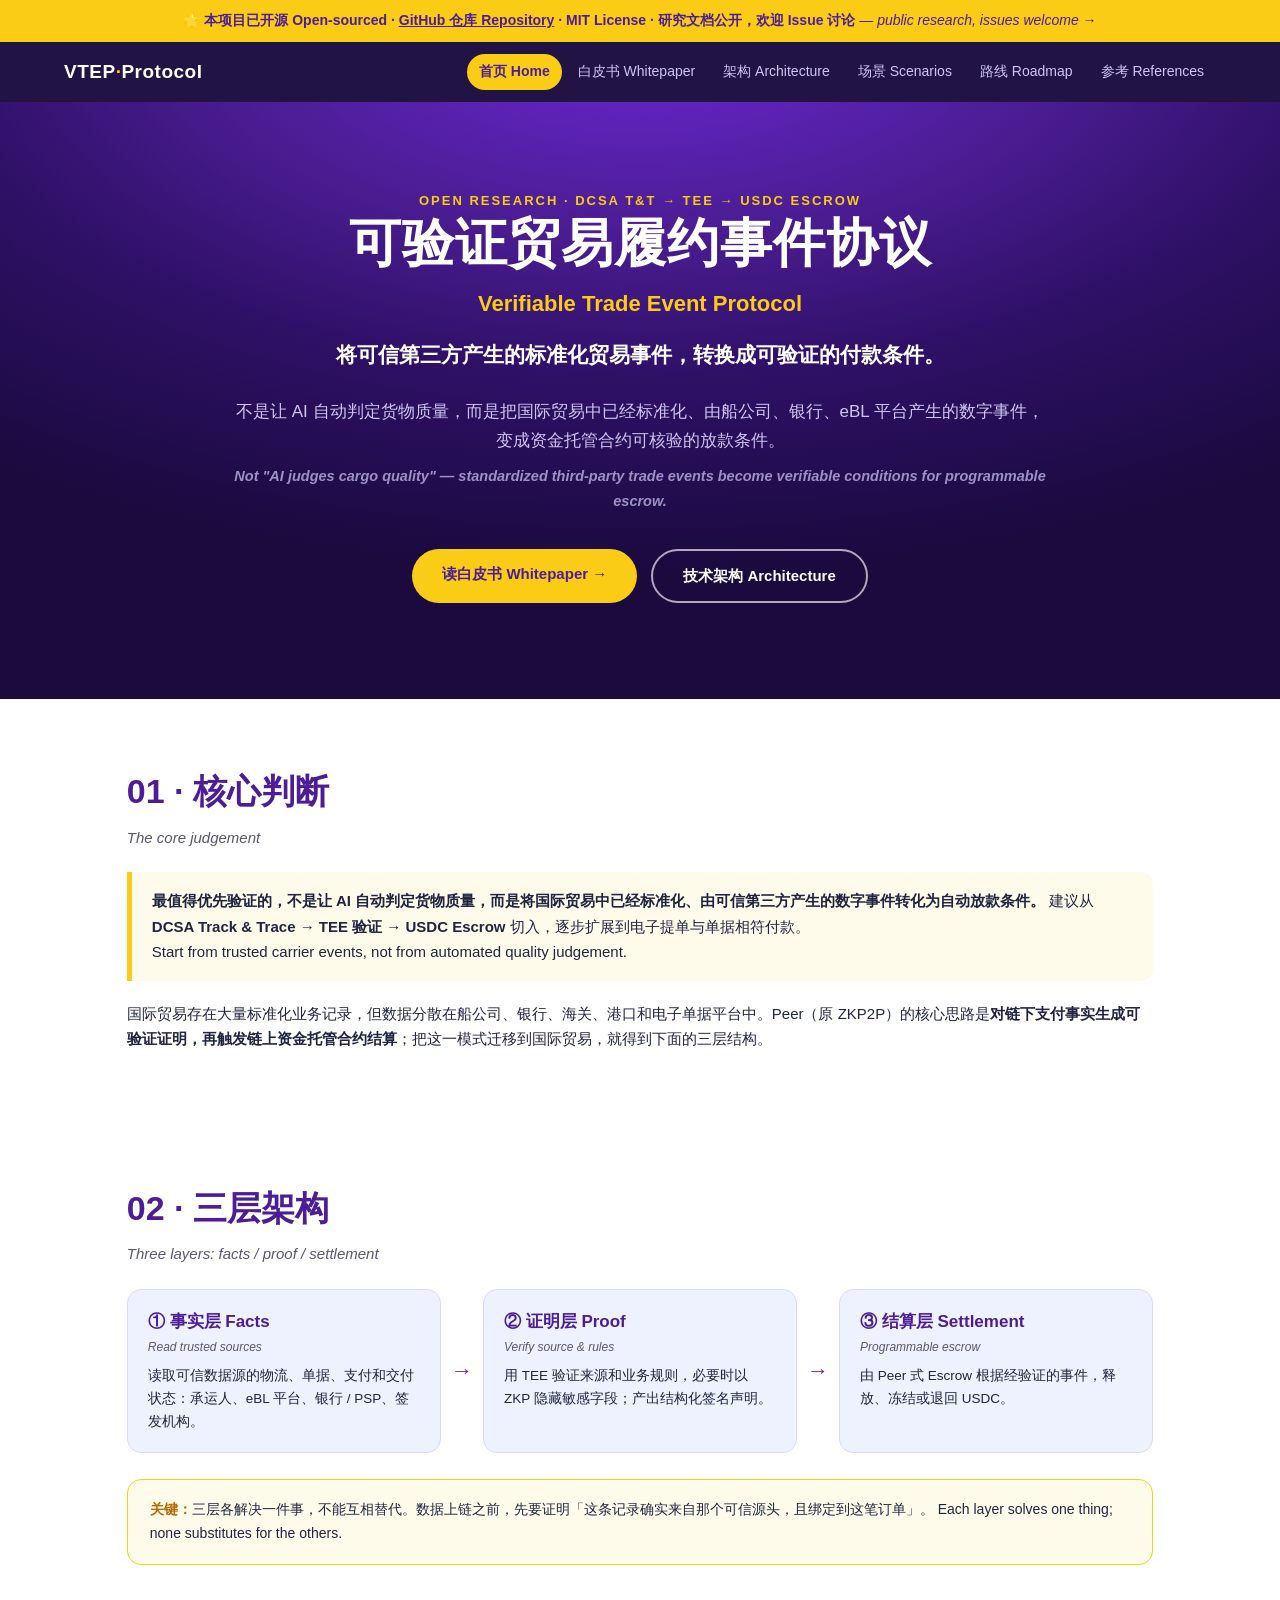
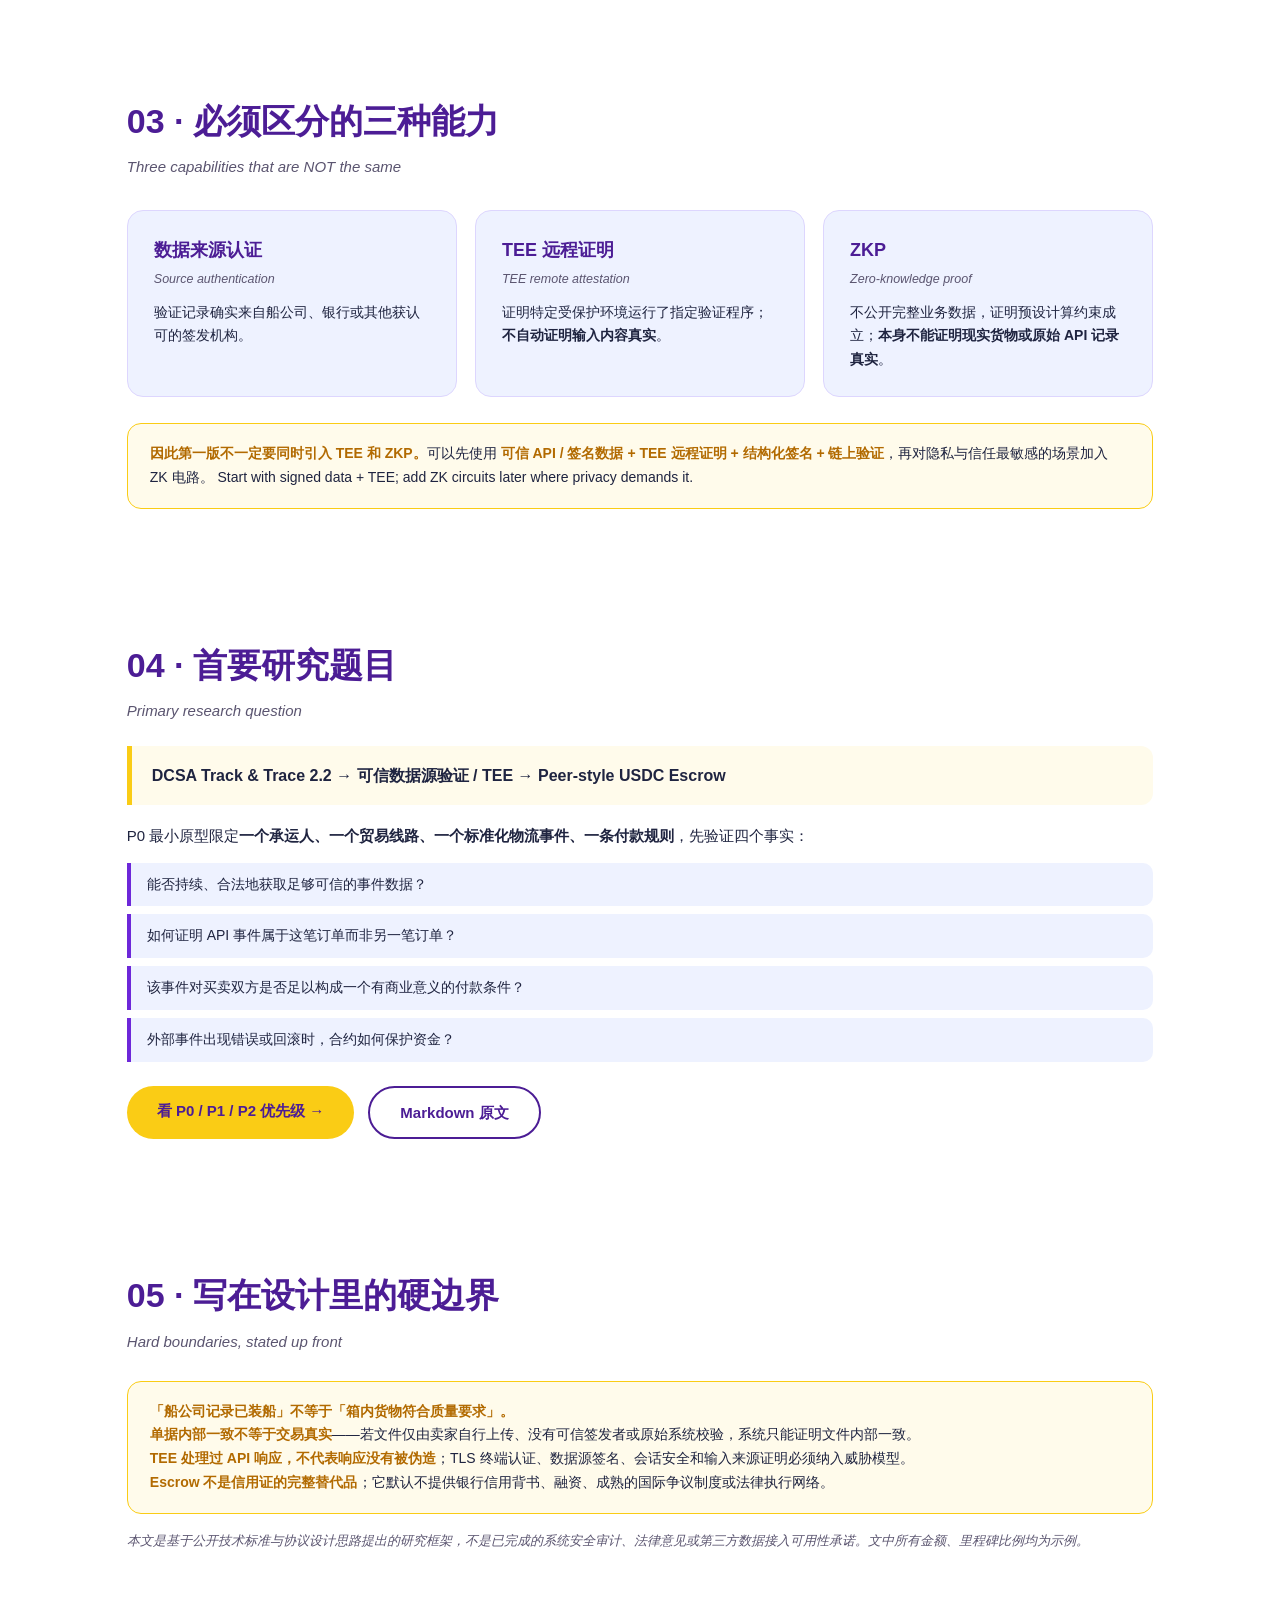
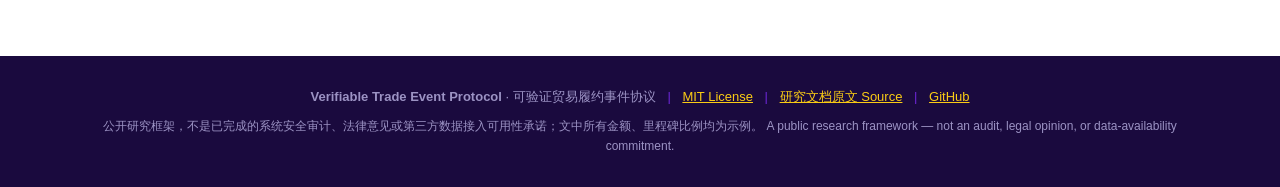
<file: index.html>
<!DOCTYPE html>
<html lang="zh-CN"><head><meta charset="UTF-8">
<meta name="viewport" content="width=device-width,initial-scale=1">
<title>首页 Home · Verifiable Trade Event Protocol</title>
<link rel="stylesheet" href="style.css"></head>
<body>
<div class="ossbar">🌟 本项目已开源 Open-sourced · <a href="https://github.com/sinyu1998-eng/verifiable-trade-events">GitHub 仓库 Repository</a> · MIT License · 研究文档公开，欢迎 Issue 讨论 <span class="en">— public research, issues welcome</span> →</div>
<header class="site">
  <a class="logo" href="index.html">VTEP<b>·</b>Protocol</a>
  <nav>
    <a class="on" href="index.html">首页 Home</a>
    <a class="" href="whitepaper.html">白皮书 Whitepaper</a>
    <a class="" href="architecture.html">架构 Architecture</a>
    <a class="" href="scenarios.html">场景 Scenarios</a>
    <a class="" href="roadmap.html">路线 Roadmap</a>
    <a class="" href="peer.html">参考 References</a>
  </nav>
</header>

<div class="hero">
  <div class="kicker">Open Research · DCSA T&amp;T → TEE → USDC Escrow</div>
  <h1>可验证贸易履约事件协议</h1>
  <div class="en">Verifiable Trade Event Protocol</div>
  <div class="tagline">将可信第三方产生的标准化贸易事件，转换成可验证的付款条件。</div>
  <p>不是让 AI 自动判定货物质量，而是把国际贸易中已经标准化、由船公司、银行、eBL 平台产生的数字事件，变成资金托管合约可核验的放款条件。</p>
  <p class="en">Not "AI judges cargo quality" — standardized third-party trade events become verifiable conditions for programmable escrow.</p>
  <div class="btns">
    <a class="btn gold" href="whitepaper.html">读白皮书 Whitepaper →</a>
    <a class="btn ghost" href="architecture.html">技术架构 Architecture</a>
  </div>
</div>

<section>
  <h2>01 · 核心判断<span class="en">The core judgement</span></h2>
  <div class="callout" style="font-size:15px"><b>最值得优先验证的，不是让 AI 自动判定货物质量，而是将国际贸易中已经标准化、由可信第三方产生的数字事件转化为自动放款条件。</b> 建议从 <b>DCSA Track &amp; Trace → TEE 验证 → USDC Escrow</b> 切入，逐步扩展到电子提单与单据相符付款。<br><span class="en">Start from trusted carrier events, not from automated quality judgement.</span></div>
  <p style="margin-top:20px;font-size:15px">国际贸易存在大量标准化业务记录，但数据分散在船公司、银行、海关、港口和电子单据平台中。Peer（原 ZKP2P）的核心思路是<b>对链下支付事实生成可验证证明，再触发链上资金托管合约结算</b>；把这一模式迁移到国际贸易，就得到下面的三层结构。</p>
</section>

<section>
  <h2>02 · 三层架构<span class="en">Three layers: facts / proof / settlement</span></h2>
  <div class="chain">
    <div class="node"><b>① 事实层 Facts</b><div class="en">Read trusted sources</div><p>读取可信数据源的物流、单据、支付和交付状态：承运人、eBL 平台、银行 / PSP、签发机构。</p></div>
    <div class="arrow">→</div>
    <div class="node"><b>② 证明层 Proof</b><div class="en">Verify source &amp; rules</div><p>用 TEE 验证来源和业务规则，必要时以 ZKP 隐藏敏感字段；产出结构化签名声明。</p></div>
    <div class="arrow">→</div>
    <div class="node"><b>③ 结算层 Settlement</b><div class="en">Programmable escrow</div><p>由 Peer 式 Escrow 根据经验证的事件，释放、冻结或退回 USDC。</p></div>
  </div>
  <div class="warn"><b>关键：</b>三层各解决一件事，不能互相替代。数据上链之前，先要证明「这条记录确实来自那个可信源头，且绑定到这笔订单」。<span class="en"> Each layer solves one thing; none substitutes for the others.</span></div>
</section>

<section>
  <h2>03 · 必须区分的三种能力<span class="en">Three capabilities that are NOT the same</span></h2>
  <div class="grid g3">
    <div class="card"><h3>数据来源认证</h3><div class="en">Source authentication</div><p>验证记录确实来自船公司、银行或其他获认可的签发机构。</p></div>
    <div class="card"><h3>TEE 远程证明</h3><div class="en">TEE remote attestation</div><p>证明特定受保护环境运行了指定验证程序；<b>不自动证明输入内容真实</b>。</p></div>
    <div class="card"><h3>ZKP</h3><div class="en">Zero-knowledge proof</div><p>不公开完整业务数据，证明预设计算约束成立；<b>本身不能证明现实货物或原始 API 记录真实</b>。</p></div>
  </div>
  <div class="warn"><b>因此第一版不一定要同时引入 TEE 和 ZKP。</b>可以先使用 <b>可信 API / 签名数据 + TEE 远程证明 + 结构化签名 + 链上验证</b>，再对隐私与信任最敏感的场景加入 ZK 电路。<span class="en"> Start with signed data + TEE; add ZK circuits later where privacy demands it.</span></div>
</section>

<section>
  <h2>04 · 首要研究题目<span class="en">Primary research question</span></h2>
  <div class="callout" style="font-size:16px"><b>DCSA Track &amp; Trace 2.2 → 可信数据源验证 / TEE → Peer-style USDC Escrow</b></div>
  <p style="margin-top:18px;font-size:15px">P0 最小原型限定<b>一个承运人、一个贸易线路、一个标准化物流事件、一条付款规则</b>，先验证四个事实：</p>
  <ol class="flowlist" style="margin-top:14px">
    <li>能否持续、合法地获取足够可信的事件数据？</li>
    <li>如何证明 API 事件属于这笔订单而非另一笔订单？</li>
    <li>该事件对买卖双方是否足以构成一个有商业意义的付款条件？</li>
    <li>外部事件出现错误或回滚时，合约如何保护资金？</li>
  </ol>
  <div class="btns" style="justify-content:flex-start;margin-top:24px">
    <a class="btn gold" href="roadmap.html">看 P0 / P1 / P2 优先级 →</a>
    <a class="btn ghost" href="docs/RESEARCH.md" style="color:var(--purple);border-color:var(--purple)">Markdown 原文</a>
  </div>
</section>

<section>
  <h2>05 · 写在设计里的硬边界<span class="en">Hard boundaries, stated up front</span></h2>
  <div class="warn">
    <b>「船公司记录已装船」不等于「箱内货物符合质量要求」。</b><br>
    <b>单据内部一致不等于交易真实</b>——若文件仅由卖家自行上传、没有可信签发者或原始系统校验，系统只能证明文件内部一致。<br>
    <b>TEE 处理过 API 响应，不代表响应没有被伪造</b>；TLS 终端认证、数据源签名、会话安全和输入来源证明必须纳入威胁模型。<br>
    <b>Escrow 不是信用证的完整替代品</b>；它默认不提供银行信用背书、融资、成熟的国际争议制度或法律执行网络。
  </div>
  <p class="note-en" style="margin-top:16px">本文是基于公开技术标准与协议设计思路提出的研究框架，不是已完成的系统安全审计、法律意见或第三方数据接入可用性承诺。文中所有金额、里程碑比例均为示例。</p>
</section>

<footer class="site">
  <div><b>Verifiable Trade Event Protocol</b> · 可验证贸易履约事件协议 <span class="sep">|</span> <a href="LICENSE">MIT License</a> <span class="sep">|</span> <a href="docs/RESEARCH.md">研究文档原文 Source</a> <span class="sep">|</span> <a href="https://github.com/sinyu1998-eng/verifiable-trade-events">GitHub</a></div>
  <div style="margin-top:8px;font-size:12px">公开研究框架，不是已完成的系统安全审计、法律意见或第三方数据接入可用性承诺；文中所有金额、里程碑比例均为示例。<span class="en"> A public research framework — not an audit, legal opinion, or data-availability commitment.</span></div>
</footer>
</body></html>
</file>
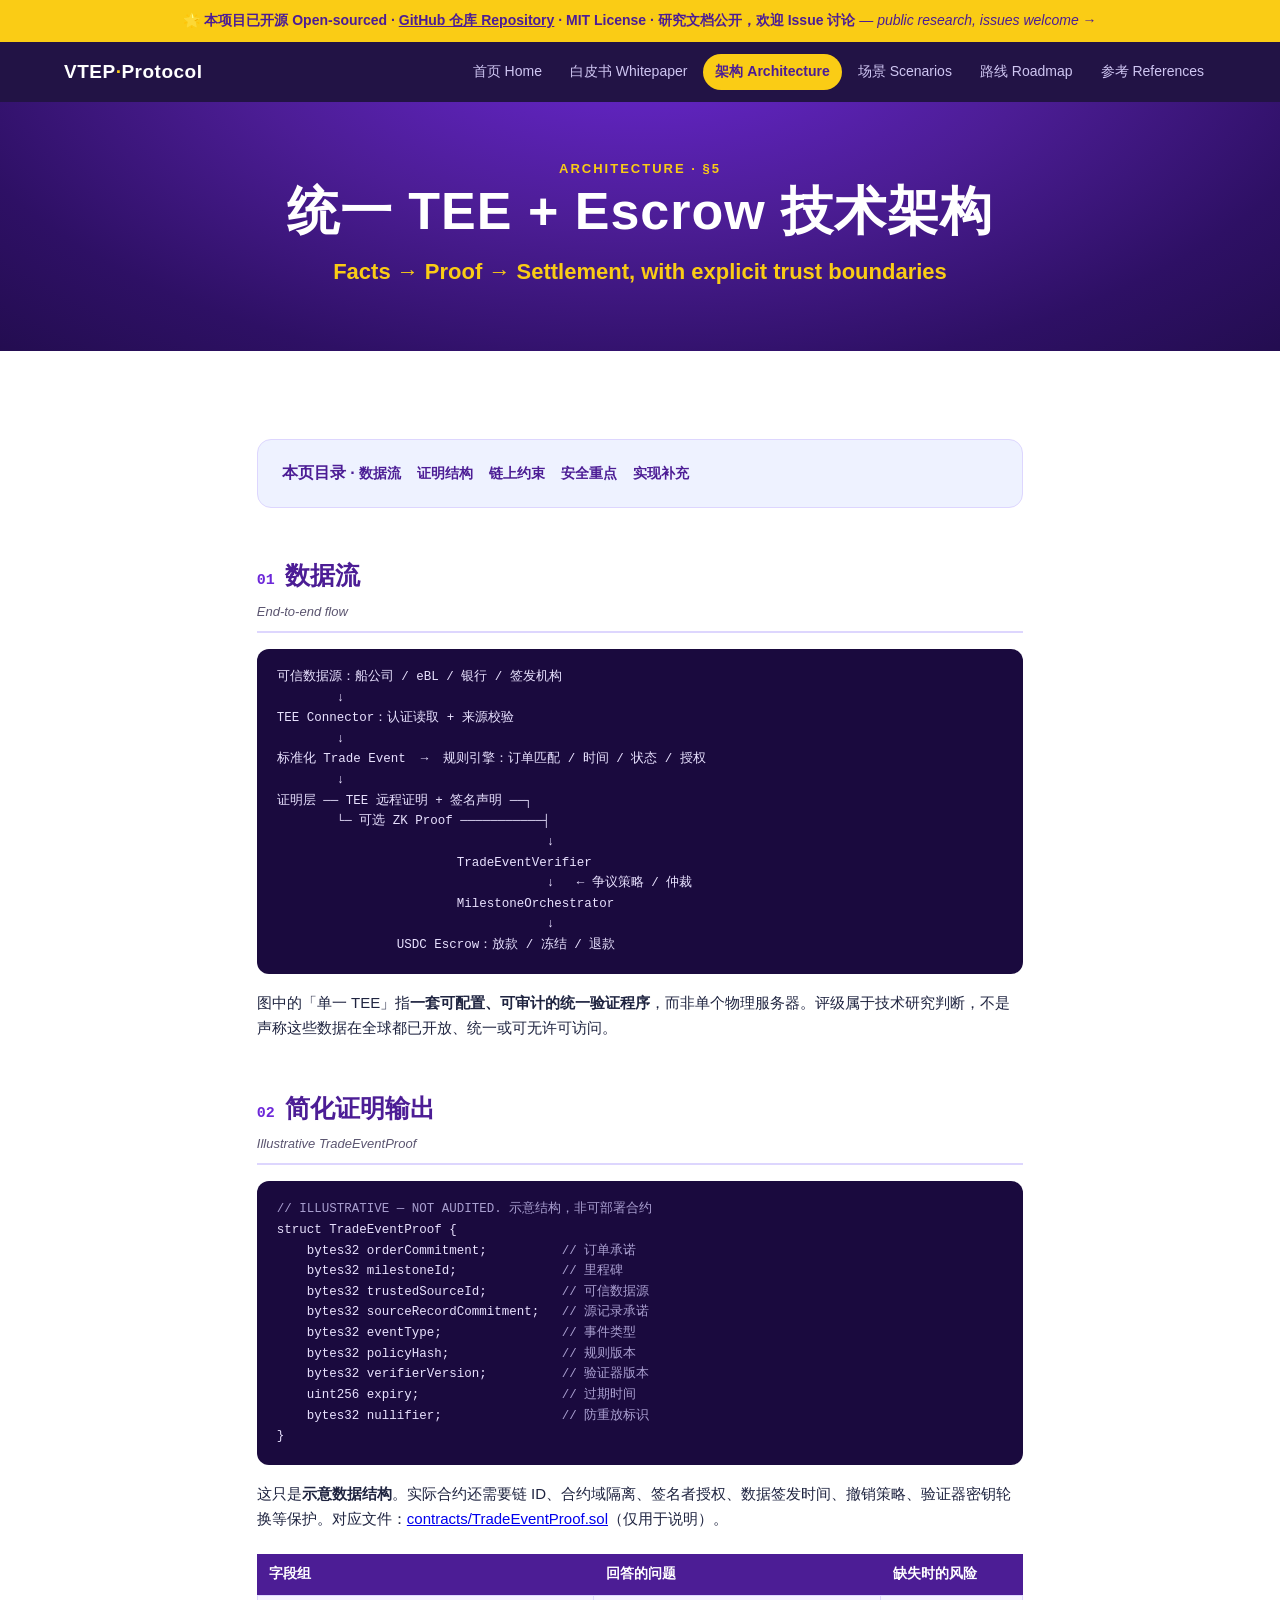
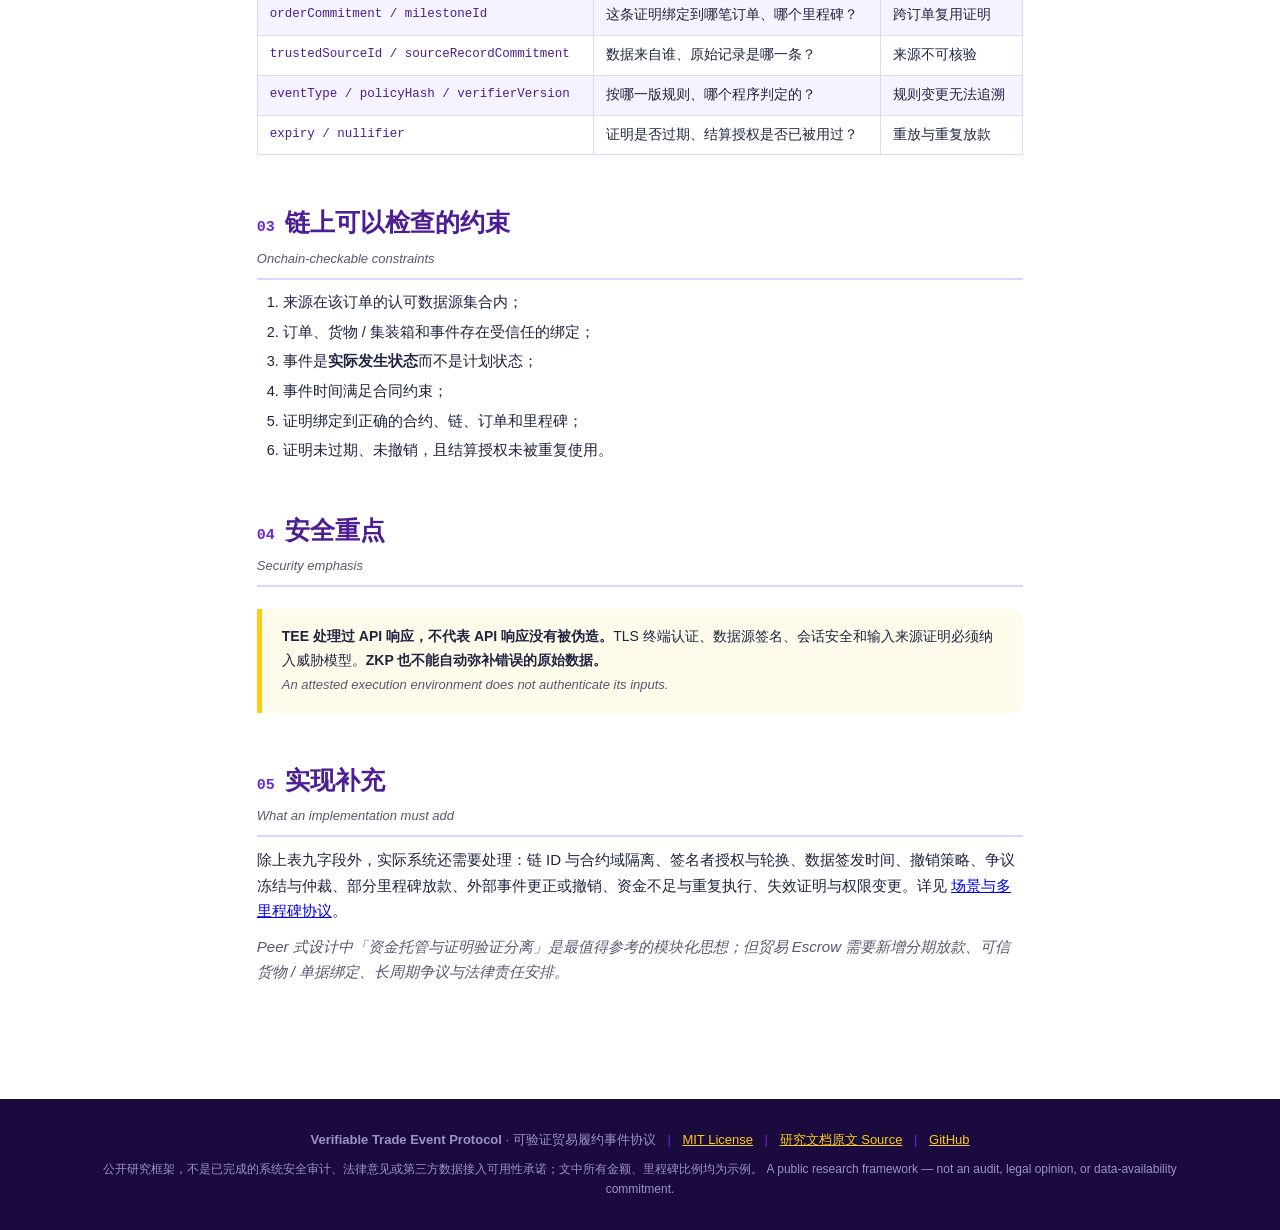
<file: architecture.html>
<!DOCTYPE html>
<html lang="zh-CN"><head><meta charset="UTF-8">
<meta name="viewport" content="width=device-width,initial-scale=1">
<title>架构 Architecture · Verifiable Trade Event Protocol</title>
<link rel="stylesheet" href="style.css"></head>
<body>
<div class="ossbar">🌟 本项目已开源 Open-sourced · <a href="https://github.com/sinyu1998-eng/verifiable-trade-events">GitHub 仓库 Repository</a> · MIT License · 研究文档公开，欢迎 Issue 讨论 <span class="en">— public research, issues welcome</span> →</div>
<header class="site">
  <a class="logo" href="index.html">VTEP<b>·</b>Protocol</a>
  <nav>
    <a class="" href="index.html">首页 Home</a>
    <a class="" href="whitepaper.html">白皮书 Whitepaper</a>
    <a class="on" href="architecture.html">架构 Architecture</a>
    <a class="" href="scenarios.html">场景 Scenarios</a>
    <a class="" href="roadmap.html">路线 Roadmap</a>
    <a class="" href="peer.html">参考 References</a>
  </nav>
</header>

<div class="hero" style="padding:56px 6vw 60px">
  <div class="kicker">Architecture · §5</div>
  <h1>统一 TEE + Escrow 技术架构</h1>
  <div class="en">Facts → Proof → Settlement, with explicit trust boundaries</div>
</div>
<section class="doc">
  <div class="toc"><b style="color:var(--purple)">本页目录 · </b>
    <a href="#flow">数据流</a><a href="#proof">证明结构</a><a href="#checks">链上约束</a><a href="#sec">安全重点</a><a href="#extra">实现补充</a>
  </div>

  <h2 id="flow"><span class="num">01</span>数据流<span class="en">End-to-end flow</span></h2>
  <pre>可信数据源：船公司 / eBL / 银行 / 签发机构
        ↓
TEE Connector：认证读取 + 来源校验
        ↓
标准化 Trade Event  →  规则引擎：订单匹配 / 时间 / 状态 / 授权
        ↓
证明层 ── TEE 远程证明 + 签名声明 ──┐
        └─ 可选 ZK Proof ───────────┤
                                    ↓
                        TradeEventVerifier
                                    ↓   ← 争议策略 / 仲裁
                        MilestoneOrchestrator
                                    ↓
                USDC Escrow：放款 / 冻结 / 退款</pre>
  <p>图中的「单一 TEE」指<b>一套可配置、可审计的统一验证程序</b>，而非单个物理服务器。评级属于技术研究判断，不是声称这些数据在全球都已开放、统一或可无许可访问。</p>

  <h2 id="proof"><span class="num">02</span>简化证明输出<span class="en">Illustrative TradeEventProof</span></h2>
  <pre><span class="c">// ILLUSTRATIVE — NOT AUDITED. 示意结构，非可部署合约</span>
struct TradeEventProof {
    bytes32 orderCommitment;          <span class="c">// 订单承诺</span>
    bytes32 milestoneId;              <span class="c">// 里程碑</span>
    bytes32 trustedSourceId;          <span class="c">// 可信数据源</span>
    bytes32 sourceRecordCommitment;   <span class="c">// 源记录承诺</span>
    bytes32 eventType;                <span class="c">// 事件类型</span>
    bytes32 policyHash;               <span class="c">// 规则版本</span>
    bytes32 verifierVersion;          <span class="c">// 验证器版本</span>
    uint256 expiry;                   <span class="c">// 过期时间</span>
    bytes32 nullifier;                <span class="c">// 防重放标识</span>
}</pre>
  <p>这只是<b>示意数据结构</b>。实际合约还需要链 ID、合约域隔离、签名者授权、数据签发时间、撤销策略、验证器密钥轮换等保护。对应文件：<a href="contracts/TradeEventProof.sol">contracts/TradeEventProof.sol</a>（仅用于说明）。</p>
  <table class="tbl">
    <tr><th>字段组</th><th>回答的问题</th><th>缺失时的风险</th></tr>
    <tr><td class="mono">orderCommitment / milestoneId</td><td>这条证明绑定到哪笔订单、哪个里程碑？</td><td>跨订单复用证明</td></tr>
    <tr><td class="mono">trustedSourceId / sourceRecordCommitment</td><td>数据来自谁、原始记录是哪一条？</td><td>来源不可核验</td></tr>
    <tr><td class="mono">eventType / policyHash / verifierVersion</td><td>按哪一版规则、哪个程序判定的？</td><td>规则变更无法追溯</td></tr>
    <tr><td class="mono">expiry / nullifier</td><td>证明是否过期、结算授权是否已被用过？</td><td>重放与重复放款</td></tr>
  </table>

  <h2 id="checks"><span class="num">03</span>链上可以检查的约束<span class="en">Onchain-checkable constraints</span></h2>
  <ol>
    <li>来源在该订单的认可数据源集合内；</li>
    <li>订单、货物 / 集装箱和事件存在受信任的绑定；</li>
    <li>事件是<b>实际发生状态</b>而不是计划状态；</li>
    <li>事件时间满足合同约束；</li>
    <li>证明绑定到正确的合约、链、订单和里程碑；</li>
    <li>证明未过期、未撤销，且结算授权未被重复使用。</li>
  </ol>

  <h2 id="sec"><span class="num">04</span>安全重点<span class="en">Security emphasis</span></h2>
  <div class="callout"><b>TEE 处理过 API 响应，不代表 API 响应没有被伪造。</b>TLS 终端认证、数据源签名、会话安全和输入来源证明必须纳入威胁模型。<b>ZKP 也不能自动弥补错误的原始数据。</b><br><span class="en">An attested execution environment does not authenticate its inputs.</span></div>

  <h2 id="extra"><span class="num">05</span>实现补充<span class="en">What an implementation must add</span></h2>
  <p>除上表九字段外，实际系统还需要处理：链 ID 与合约域隔离、签名者授权与轮换、数据签发时间、撤销策略、争议冻结与仲裁、部分里程碑放款、外部事件更正或撤销、资金不足与重复执行、失效证明与权限变更。详见 <a href="scenarios.html">场景与多里程碑协议</a>。</p>
  <p class="note-en">Peer 式设计中「资金托管与证明验证分离」是最值得参考的模块化思想；但贸易 Escrow 需要新增分期放款、可信货物 / 单据绑定、长周期争议与法律责任安排。</p>
</section>

<footer class="site">
  <div><b>Verifiable Trade Event Protocol</b> · 可验证贸易履约事件协议 <span class="sep">|</span> <a href="LICENSE">MIT License</a> <span class="sep">|</span> <a href="docs/RESEARCH.md">研究文档原文 Source</a> <span class="sep">|</span> <a href="https://github.com/sinyu1998-eng/verifiable-trade-events">GitHub</a></div>
  <div style="margin-top:8px;font-size:12px">公开研究框架，不是已完成的系统安全审计、法律意见或第三方数据接入可用性承诺；文中所有金额、里程碑比例均为示例。<span class="en"> A public research framework — not an audit, legal opinion, or data-availability commitment.</span></div>
</footer>
</body></html>
</file>
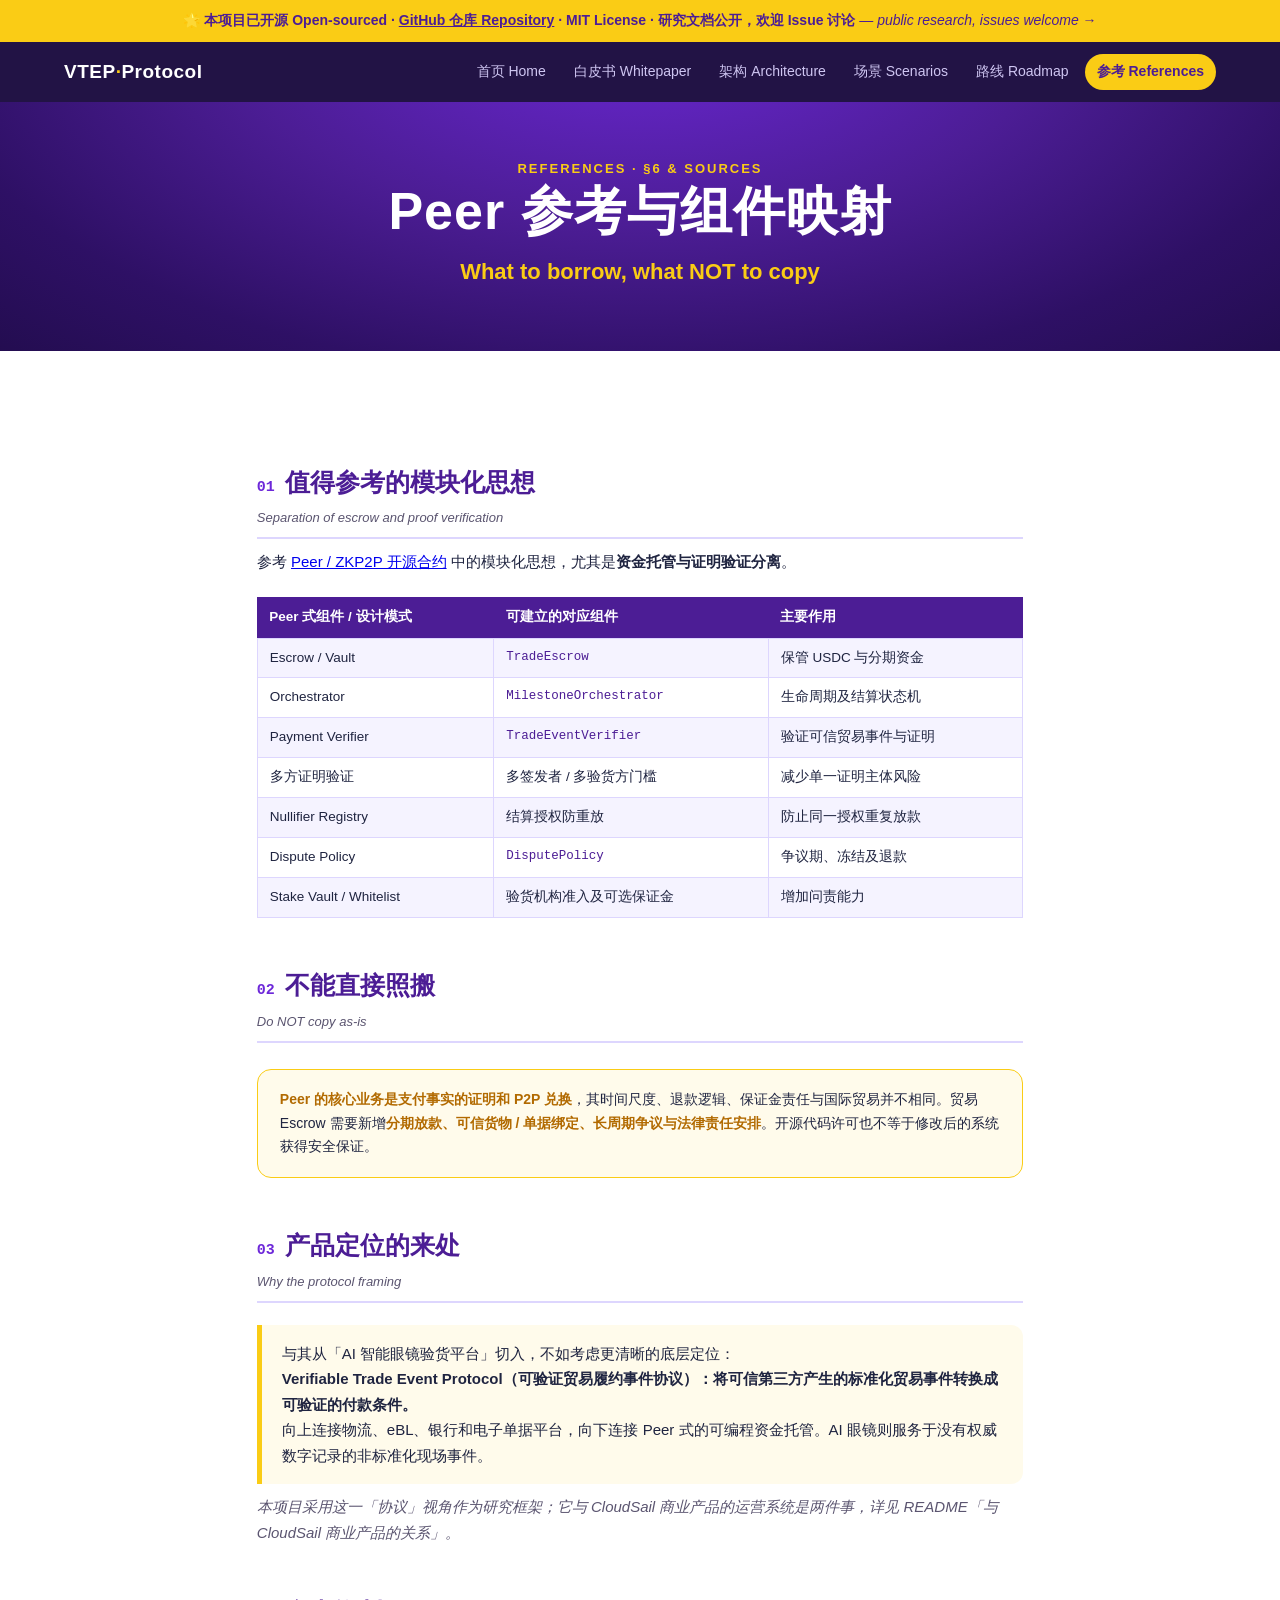
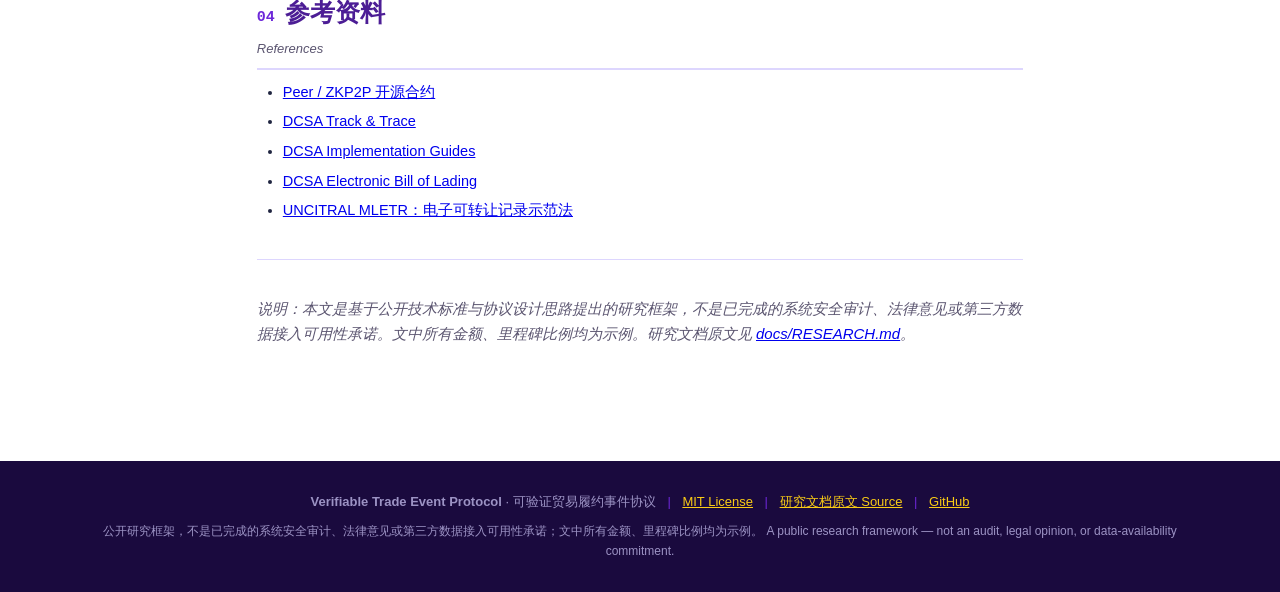
<file: peer.html>
<!DOCTYPE html>
<html lang="zh-CN"><head><meta charset="UTF-8">
<meta name="viewport" content="width=device-width,initial-scale=1">
<title>参考 References · Verifiable Trade Event Protocol</title>
<link rel="stylesheet" href="style.css"></head>
<body>
<div class="ossbar">🌟 本项目已开源 Open-sourced · <a href="https://github.com/sinyu1998-eng/verifiable-trade-events">GitHub 仓库 Repository</a> · MIT License · 研究文档公开，欢迎 Issue 讨论 <span class="en">— public research, issues welcome</span> →</div>
<header class="site">
  <a class="logo" href="index.html">VTEP<b>·</b>Protocol</a>
  <nav>
    <a class="" href="index.html">首页 Home</a>
    <a class="" href="whitepaper.html">白皮书 Whitepaper</a>
    <a class="" href="architecture.html">架构 Architecture</a>
    <a class="" href="scenarios.html">场景 Scenarios</a>
    <a class="" href="roadmap.html">路线 Roadmap</a>
    <a class="on" href="peer.html">参考 References</a>
  </nav>
</header>

<div class="hero" style="padding:56px 6vw 60px">
  <div class="kicker">References · §6 &amp; sources</div>
  <h1>Peer 参考与组件映射</h1>
  <div class="en">What to borrow, what NOT to copy</div>
</div>
<section class="doc">
  <h2><span class="num">01</span>值得参考的模块化思想<span class="en">Separation of escrow and proof verification</span></h2>
  <p>参考 <a href="https://github.com/zkp2p/zkp2p-contracts">Peer / ZKP2P 开源合约</a> 中的模块化思想，尤其是<b>资金托管与证明验证分离</b>。</p>
  <table class="tbl">
    <tr><th>Peer 式组件 / 设计模式</th><th>可建立的对应组件</th><th>主要作用</th></tr>
    <tr><td>Escrow / Vault</td><td class="mono">TradeEscrow</td><td>保管 USDC 与分期资金</td></tr>
    <tr><td>Orchestrator</td><td class="mono">MilestoneOrchestrator</td><td>生命周期及结算状态机</td></tr>
    <tr><td>Payment Verifier</td><td class="mono">TradeEventVerifier</td><td>验证可信贸易事件与证明</td></tr>
    <tr><td>多方证明验证</td><td>多签发者 / 多验货方门槛</td><td>减少单一证明主体风险</td></tr>
    <tr><td>Nullifier Registry</td><td>结算授权防重放</td><td>防止同一授权重复放款</td></tr>
    <tr><td>Dispute Policy</td><td class="mono">DisputePolicy</td><td>争议期、冻结及退款</td></tr>
    <tr><td>Stake Vault / Whitelist</td><td>验货机构准入及可选保证金</td><td>增加问责能力</td></tr>
  </table>

  <h2><span class="num">02</span>不能直接照搬<span class="en">Do NOT copy as-is</span></h2>
  <div class="warn"><b>Peer 的核心业务是支付事实的证明和 P2P 兑换</b>，其时间尺度、退款逻辑、保证金责任与国际贸易并不相同。贸易 Escrow 需要新增<b>分期放款、可信货物 / 单据绑定、长周期争议与法律责任安排</b>。开源代码许可也不等于修改后的系统获得安全保证。</div>

  <h2><span class="num">03</span>产品定位的来处<span class="en">Why the protocol framing</span></h2>
  <div class="callout" style="font-size:15px">与其从「AI 智能眼镜验货平台」切入，不如考虑更清晰的底层定位：<br><b>Verifiable Trade Event Protocol（可验证贸易履约事件协议）：将可信第三方产生的标准化贸易事件转换成可验证的付款条件。</b><br>向上连接物流、eBL、银行和电子单据平台，向下连接 Peer 式的可编程资金托管。AI 眼镜则服务于没有权威数字记录的非标准化现场事件。</div>
  <p class="note-en">本项目采用这一「协议」视角作为研究框架；它与 CloudSail 商业产品的运营系统是两件事，详见 README「与 CloudSail 商业产品的关系」。</p>

  <h2><span class="num">04</span>参考资料<span class="en">References</span></h2>
  <ul>
    <li><a href="https://github.com/zkp2p/zkp2p-contracts">Peer / ZKP2P 开源合约</a></li>
    <li><a href="https://dcsa.org/standards/track-and-trace">DCSA Track &amp; Trace</a></li>
    <li><a href="https://reference.dcsa.org/content/standards/guidelines/implementation-guides/implementing-track-and-trace">DCSA Implementation Guides</a></li>
    <li><a href="https://dcsa.org/standards/bill-of-lading">DCSA Electronic Bill of Lading</a></li>
    <li><a href="https://uncitral.un.org/en/texts/ecommerce/modellaw/electronic_transferable_records">UNCITRAL MLETR：电子可转让记录示范法</a></li>
  </ul>

  <hr>
  <p class="note-en">说明：本文是基于公开技术标准与协议设计思路提出的研究框架，不是已完成的系统安全审计、法律意见或第三方数据接入可用性承诺。文中所有金额、里程碑比例均为示例。研究文档原文见 <a href="docs/RESEARCH.md">docs/RESEARCH.md</a>。</p>
</section>

<footer class="site">
  <div><b>Verifiable Trade Event Protocol</b> · 可验证贸易履约事件协议 <span class="sep">|</span> <a href="LICENSE">MIT License</a> <span class="sep">|</span> <a href="docs/RESEARCH.md">研究文档原文 Source</a> <span class="sep">|</span> <a href="https://github.com/sinyu1998-eng/verifiable-trade-events">GitHub</a></div>
  <div style="margin-top:8px;font-size:12px">公开研究框架，不是已完成的系统安全审计、法律意见或第三方数据接入可用性承诺；文中所有金额、里程碑比例均为示例。<span class="en"> A public research framework — not an audit, legal opinion, or data-availability commitment.</span></div>
</footer>
</body></html>
</file>
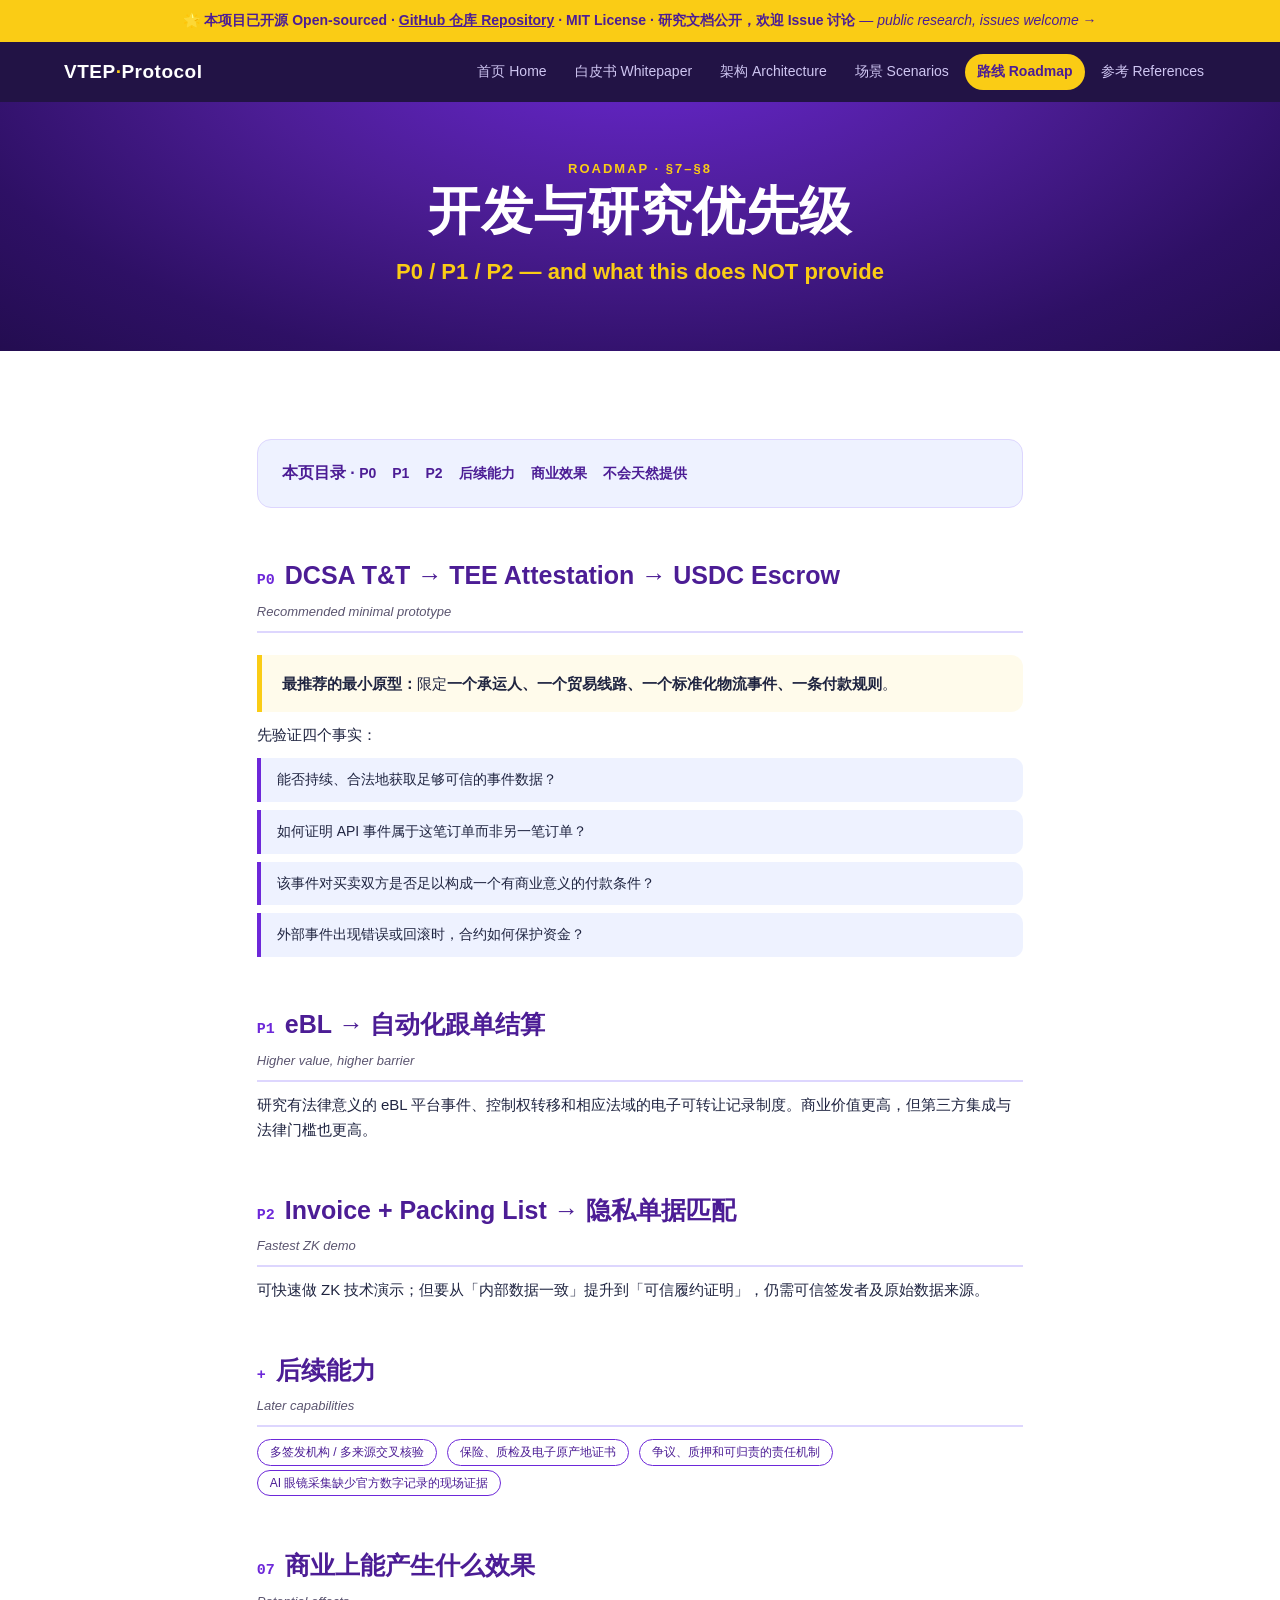
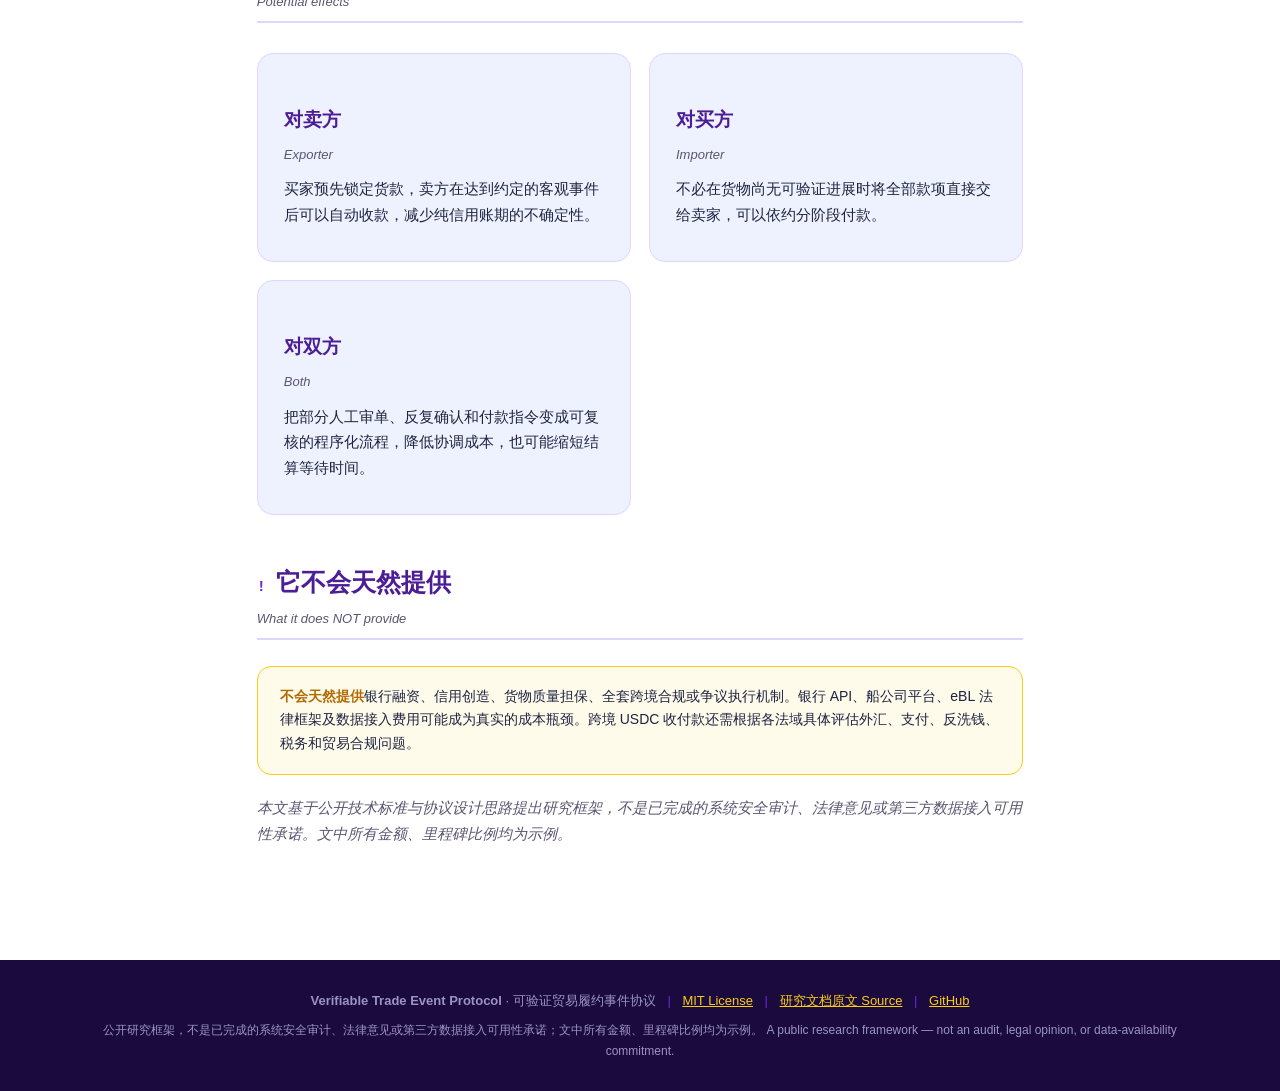
<file: roadmap.html>
<!DOCTYPE html>
<html lang="zh-CN"><head><meta charset="UTF-8">
<meta name="viewport" content="width=device-width,initial-scale=1">
<title>路线 Roadmap · Verifiable Trade Event Protocol</title>
<link rel="stylesheet" href="style.css"></head>
<body>
<div class="ossbar">🌟 本项目已开源 Open-sourced · <a href="https://github.com/sinyu1998-eng/verifiable-trade-events">GitHub 仓库 Repository</a> · MIT License · 研究文档公开，欢迎 Issue 讨论 <span class="en">— public research, issues welcome</span> →</div>
<header class="site">
  <a class="logo" href="index.html">VTEP<b>·</b>Protocol</a>
  <nav>
    <a class="" href="index.html">首页 Home</a>
    <a class="" href="whitepaper.html">白皮书 Whitepaper</a>
    <a class="" href="architecture.html">架构 Architecture</a>
    <a class="" href="scenarios.html">场景 Scenarios</a>
    <a class="on" href="roadmap.html">路线 Roadmap</a>
    <a class="" href="peer.html">参考 References</a>
  </nav>
</header>

<div class="hero" style="padding:56px 6vw 60px">
  <div class="kicker">Roadmap · §7–§8</div>
  <h1>开发与研究优先级</h1>
  <div class="en">P0 / P1 / P2 — and what this does NOT provide</div>
</div>
<section class="doc">
  <div class="toc"><b style="color:var(--purple)">本页目录 · </b>
    <a href="#p0">P0</a><a href="#p1">P1</a><a href="#p2">P2</a><a href="#later">后续能力</a><a href="#value">商业效果</a><a href="#not">不会天然提供</a>
  </div>

  <h2 id="p0"><span class="num">P0</span>DCSA T&amp;T → TEE Attestation → USDC Escrow<span class="en">Recommended minimal prototype</span></h2>
  <div class="callout" style="font-size:15px"><b>最推荐的最小原型：</b>限定<b>一个承运人、一个贸易线路、一个标准化物流事件、一条付款规则</b>。</div>
  <p>先验证四个事实：</p>
  <ol class="flowlist">
    <li>能否持续、合法地获取足够可信的事件数据？</li>
    <li>如何证明 API 事件属于这笔订单而非另一笔订单？</li>
    <li>该事件对买卖双方是否足以构成一个有商业意义的付款条件？</li>
    <li>外部事件出现错误或回滚时，合约如何保护资金？</li>
  </ol>

  <h2 id="p1"><span class="num">P1</span>eBL → 自动化跟单结算<span class="en">Higher value, higher barrier</span></h2>
  <p>研究有法律意义的 eBL 平台事件、控制权转移和相应法域的电子可转让记录制度。商业价值更高，但第三方集成与法律门槛也更高。</p>

  <h2 id="p2"><span class="num">P2</span>Invoice + Packing List → 隐私单据匹配<span class="en">Fastest ZK demo</span></h2>
  <p>可快速做 ZK 技术演示；但要从「内部数据一致」提升到「可信履约证明」，仍需可信签发者及原始数据来源。</p>

  <h2 id="later"><span class="num">+</span>后续能力<span class="en">Later capabilities</span></h2>
  <p>
    <span class="pill">多签发机构 / 多来源交叉核验</span>
    <span class="pill">保险、质检及电子原产地证书</span>
    <span class="pill">争议、质押和可归责的责任机制</span>
    <span class="pill">AI 眼镜采集缺少官方数字记录的现场证据</span>
  </p>

  <h2 id="value"><span class="num">07</span>商业上能产生什么效果<span class="en">Potential effects</span></h2>
  <div class="grid g3">
    <div class="card"><h3>对卖方</h3><div class="en">Exporter</div><p>买家预先锁定货款，卖方在达到约定的客观事件后可以自动收款，减少纯信用账期的不确定性。</p></div>
    <div class="card"><h3>对买方</h3><div class="en">Importer</div><p>不必在货物尚无可验证进展时将全部款项直接交给卖家，可以依约分阶段付款。</p></div>
    <div class="card"><h3>对双方</h3><div class="en">Both</div><p>把部分人工审单、反复确认和付款指令变成可复核的程序化流程，降低协调成本，也可能缩短结算等待时间。</p></div>
  </div>

  <h2 id="not"><span class="num">!</span>它不会天然提供<span class="en">What it does NOT provide</span></h2>
  <div class="warn">
    <b>不会天然提供</b>银行融资、信用创造、货物质量担保、全套跨境合规或争议执行机制。银行 API、船公司平台、eBL 法律框架及数据接入费用可能成为真实的成本瓶颈。跨境 USDC 收付款还需根据各法域具体评估外汇、支付、反洗钱、税务和贸易合规问题。
  </div>
  <p class="note-en" style="margin-top:20px">本文基于公开技术标准与协议设计思路提出研究框架，不是已完成的系统安全审计、法律意见或第三方数据接入可用性承诺。文中所有金额、里程碑比例均为示例。</p>
</section>

<footer class="site">
  <div><b>Verifiable Trade Event Protocol</b> · 可验证贸易履约事件协议 <span class="sep">|</span> <a href="LICENSE">MIT License</a> <span class="sep">|</span> <a href="docs/RESEARCH.md">研究文档原文 Source</a> <span class="sep">|</span> <a href="https://github.com/sinyu1998-eng/verifiable-trade-events">GitHub</a></div>
  <div style="margin-top:8px;font-size:12px">公开研究框架，不是已完成的系统安全审计、法律意见或第三方数据接入可用性承诺；文中所有金额、里程碑比例均为示例。<span class="en"> A public research framework — not an audit, legal opinion, or data-availability commitment.</span></div>
</footer>
</body></html>
</file>
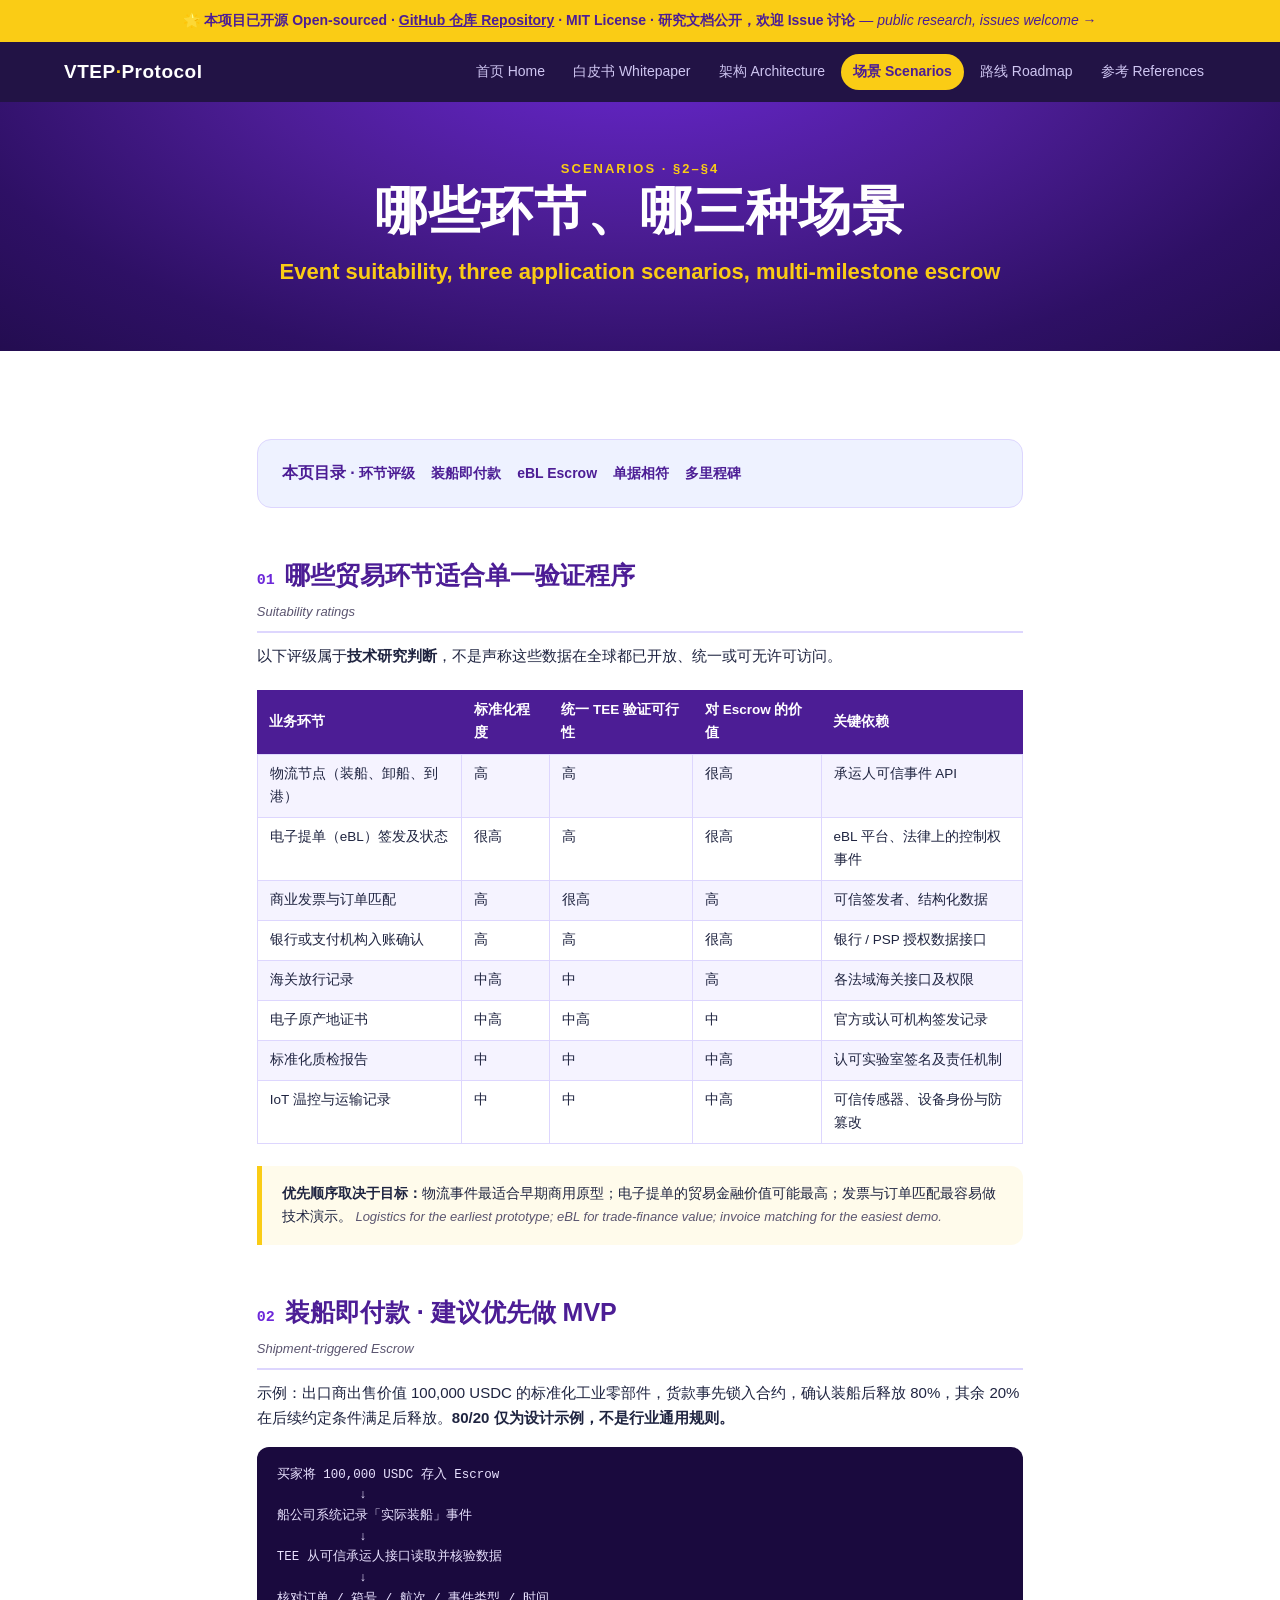
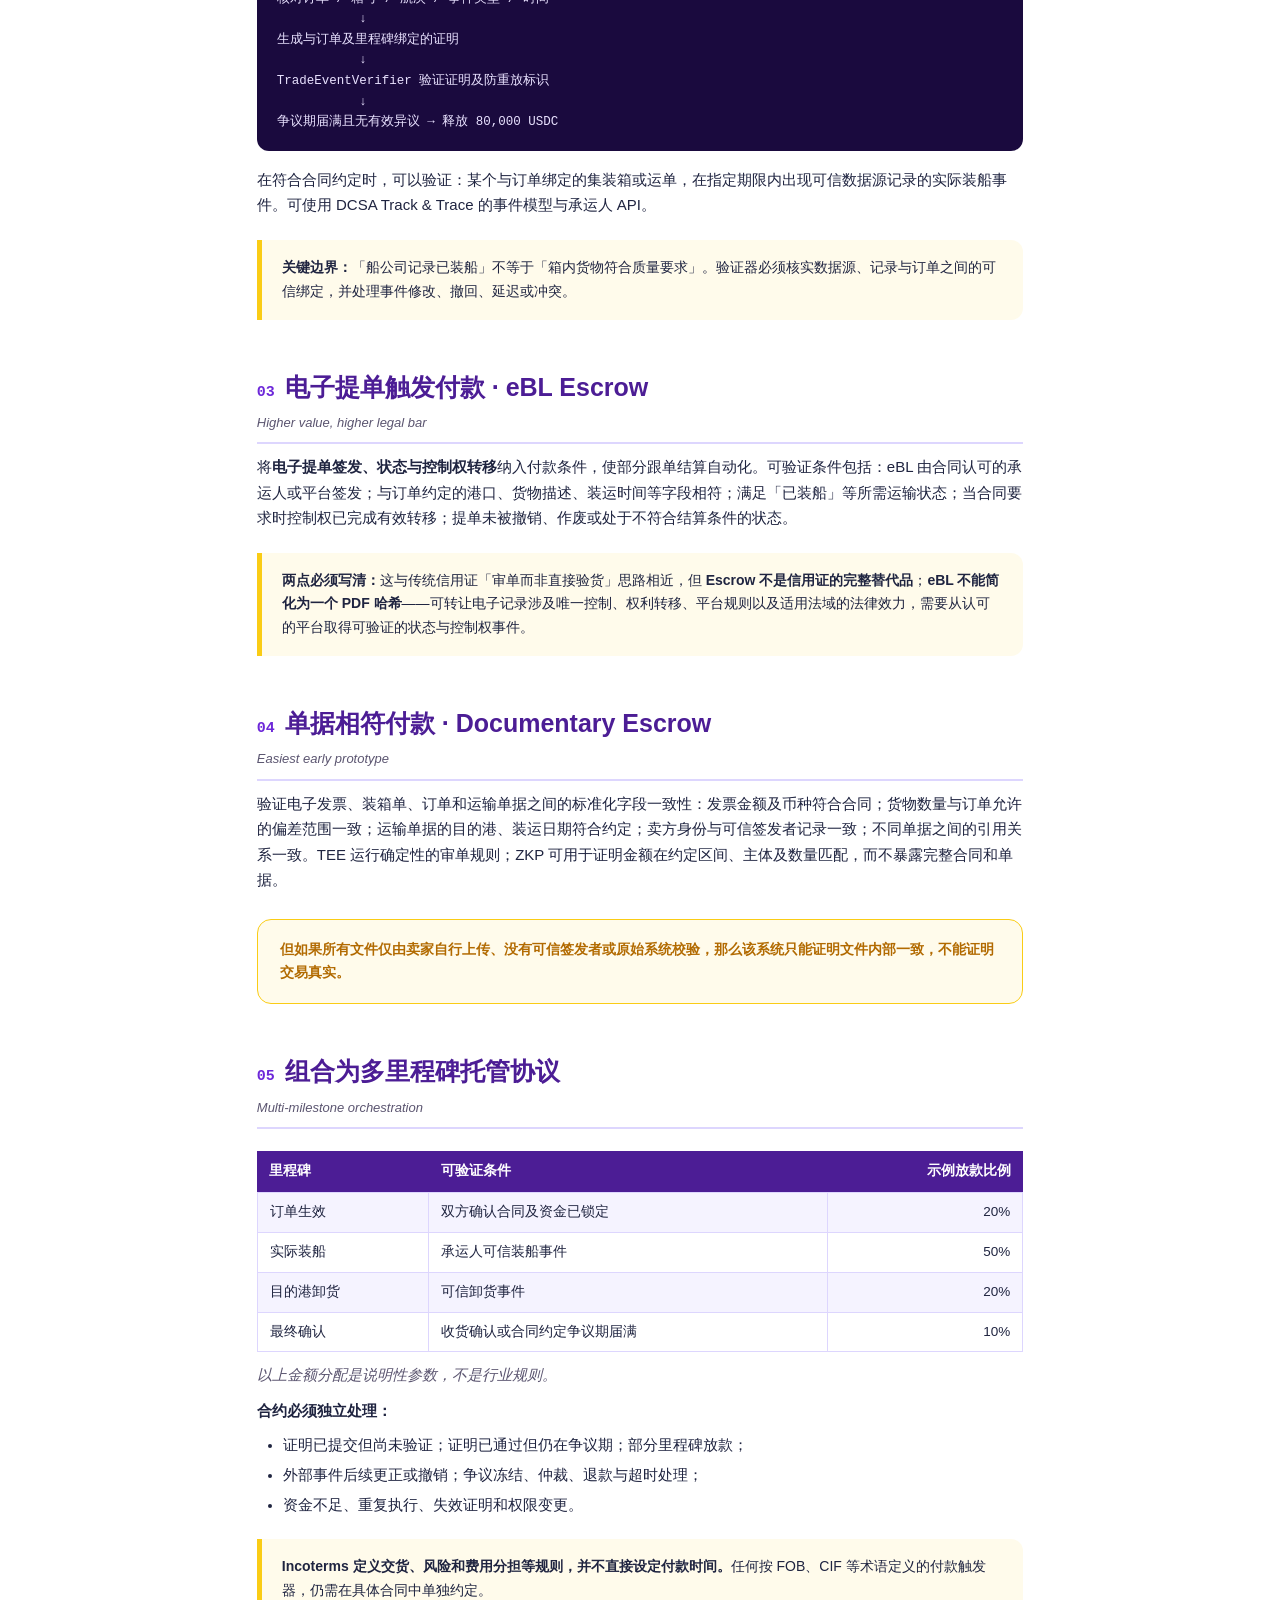
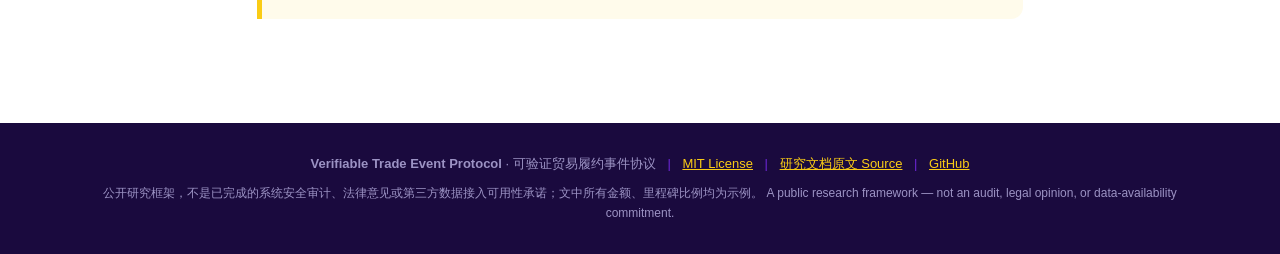
<file: scenarios.html>
<!DOCTYPE html>
<html lang="zh-CN"><head><meta charset="UTF-8">
<meta name="viewport" content="width=device-width,initial-scale=1">
<title>场景 Scenarios · Verifiable Trade Event Protocol</title>
<link rel="stylesheet" href="style.css"></head>
<body>
<div class="ossbar">🌟 本项目已开源 Open-sourced · <a href="https://github.com/sinyu1998-eng/verifiable-trade-events">GitHub 仓库 Repository</a> · MIT License · 研究文档公开，欢迎 Issue 讨论 <span class="en">— public research, issues welcome</span> →</div>
<header class="site">
  <a class="logo" href="index.html">VTEP<b>·</b>Protocol</a>
  <nav>
    <a class="" href="index.html">首页 Home</a>
    <a class="" href="whitepaper.html">白皮书 Whitepaper</a>
    <a class="" href="architecture.html">架构 Architecture</a>
    <a class="on" href="scenarios.html">场景 Scenarios</a>
    <a class="" href="roadmap.html">路线 Roadmap</a>
    <a class="" href="peer.html">参考 References</a>
  </nav>
</header>

<div class="hero" style="padding:56px 6vw 60px">
  <div class="kicker">Scenarios · §2–§4</div>
  <h1>哪些环节、哪三种场景</h1>
  <div class="en">Event suitability, three application scenarios, multi-milestone escrow</div>
</div>
<section class="doc">
  <div class="toc"><b style="color:var(--purple)">本页目录 · </b>
    <a href="#rate">环节评级</a><a href="#s1">装船即付款</a><a href="#s2">eBL Escrow</a><a href="#s3">单据相符</a><a href="#multi">多里程碑</a>
  </div>

  <h2 id="rate"><span class="num">01</span>哪些贸易环节适合单一验证程序<span class="en">Suitability ratings</span></h2>
  <p>以下评级属于<b>技术研究判断</b>，不是声称这些数据在全球都已开放、统一或可无许可访问。</p>
  <table class="tbl">
    <tr><th>业务环节</th><th>标准化程度</th><th>统一 TEE 验证可行性</th><th>对 Escrow 的价值</th><th>关键依赖</th></tr>
    <tr><td>物流节点（装船、卸船、到港）</td><td>高</td><td>高</td><td>很高</td><td>承运人可信事件 API</td></tr>
    <tr><td>电子提单（eBL）签发及状态</td><td>很高</td><td>高</td><td>很高</td><td>eBL 平台、法律上的控制权事件</td></tr>
    <tr><td>商业发票与订单匹配</td><td>高</td><td>很高</td><td>高</td><td>可信签发者、结构化数据</td></tr>
    <tr><td>银行或支付机构入账确认</td><td>高</td><td>高</td><td>很高</td><td>银行 / PSP 授权数据接口</td></tr>
    <tr><td>海关放行记录</td><td>中高</td><td>中</td><td>高</td><td>各法域海关接口及权限</td></tr>
    <tr><td>电子原产地证书</td><td>中高</td><td>中高</td><td>中</td><td>官方或认可机构签发记录</td></tr>
    <tr><td>标准化质检报告</td><td>中</td><td>中</td><td>中高</td><td>认可实验室签名及责任机制</td></tr>
    <tr><td>IoT 温控与运输记录</td><td>中</td><td>中</td><td>中高</td><td>可信传感器、设备身份与防篡改</td></tr>
  </table>
  <div class="callout"><b>优先顺序取决于目标：</b>物流事件最适合早期商用原型；电子提单的贸易金融价值可能最高；发票与订单匹配最容易做技术演示。<span class="en"> Logistics for the earliest prototype; eBL for trade-finance value; invoice matching for the easiest demo.</span></div>

  <h2 id="s1"><span class="num">02</span>装船即付款 · 建议优先做 MVP<span class="en">Shipment-triggered Escrow</span></h2>
  <p>示例：出口商出售价值 100,000 USDC 的标准化工业零部件，货款事先锁入合约，确认装船后释放 80%，其余 20% 在后续约定条件满足后释放。<b>80/20 仅为设计示例，不是行业通用规则。</b></p>
  <pre>买家将 100,000 USDC 存入 Escrow
           ↓
船公司系统记录「实际装船」事件
           ↓
TEE 从可信承运人接口读取并核验数据
           ↓
核对订单 / 箱号 / 航次 / 事件类型 / 时间
           ↓
生成与订单及里程碑绑定的证明
           ↓
TradeEventVerifier 验证证明及防重放标识
           ↓
争议期届满且无有效异议 → 释放 80,000 USDC</pre>
  <p>在符合合同约定时，可以验证：某个与订单绑定的集装箱或运单，在指定期限内出现可信数据源记录的实际装船事件。可使用 DCSA Track &amp; Trace 的事件模型与承运人 API。</p>
  <div class="callout"><b>关键边界：</b>「船公司记录已装船」不等于「箱内货物符合质量要求」。验证器必须核实数据源、记录与订单之间的可信绑定，并处理事件修改、撤回、延迟或冲突。</div>

  <h2 id="s2"><span class="num">03</span>电子提单触发付款 · eBL Escrow<span class="en">Higher value, higher legal bar</span></h2>
  <p>将<b>电子提单签发、状态与控制权转移</b>纳入付款条件，使部分跟单结算自动化。可验证条件包括：eBL 由合同认可的承运人或平台签发；与订单约定的港口、货物描述、装运时间等字段相符；满足「已装船」等所需运输状态；当合同要求时控制权已完成有效转移；提单未被撤销、作废或处于不符合结算条件的状态。</p>
  <div class="callout"><b>两点必须写清：</b>这与传统信用证「审单而非直接验货」思路相近，但 <b>Escrow 不是信用证的完整替代品</b>；<b>eBL 不能简化为一个 PDF 哈希</b>——可转让电子记录涉及唯一控制、权利转移、平台规则以及适用法域的法律效力，需要从认可的平台取得可验证的状态与控制权事件。</div>

  <h2 id="s3"><span class="num">04</span>单据相符付款 · Documentary Escrow<span class="en">Easiest early prototype</span></h2>
  <p>验证电子发票、装箱单、订单和运输单据之间的标准化字段一致性：发票金额及币种符合合同；货物数量与订单允许的偏差范围一致；运输单据的目的港、装运日期符合约定；卖方身份与可信签发者记录一致；不同单据之间的引用关系一致。TEE 运行确定性的审单规则；ZKP 可用于证明金额在约定区间、主体及数量匹配，而不暴露完整合同和单据。</p>
  <div class="warn"><b>但如果所有文件仅由卖家自行上传、没有可信签发者或原始系统校验，那么该系统只能证明文件内部一致，不能证明交易真实。</b></div>

  <h2 id="multi"><span class="num">05</span>组合为多里程碑托管协议<span class="en">Multi-milestone orchestration</span></h2>
  <table class="tbl">
    <tr><th>里程碑</th><th>可验证条件</th><th style="text-align:right">示例放款比例</th></tr>
    <tr><td>订单生效</td><td>双方确认合同及资金已锁定</td><td style="text-align:right">20%</td></tr>
    <tr><td>实际装船</td><td>承运人可信装船事件</td><td style="text-align:right">50%</td></tr>
    <tr><td>目的港卸货</td><td>可信卸货事件</td><td style="text-align:right">20%</td></tr>
    <tr><td>最终确认</td><td>收货确认或合同约定争议期届满</td><td style="text-align:right">10%</td></tr>
  </table>
  <p class="note-en">以上金额分配是说明性参数，不是行业规则。</p>
  <p><b>合约必须独立处理：</b></p>
  <ul>
    <li>证明已提交但尚未验证；证明已通过但仍在争议期；部分里程碑放款；</li>
    <li>外部事件后续更正或撤销；争议冻结、仲裁、退款与超时处理；</li>
    <li>资金不足、重复执行、失效证明和权限变更。</li>
  </ul>
  <div class="callout"><b>Incoterms 定义交货、风险和费用分担等规则，并不直接设定付款时间。</b>任何按 FOB、CIF 等术语定义的付款触发器，仍需在具体合同中单独约定。</div>
</section>

<footer class="site">
  <div><b>Verifiable Trade Event Protocol</b> · 可验证贸易履约事件协议 <span class="sep">|</span> <a href="LICENSE">MIT License</a> <span class="sep">|</span> <a href="docs/RESEARCH.md">研究文档原文 Source</a> <span class="sep">|</span> <a href="https://github.com/sinyu1998-eng/verifiable-trade-events">GitHub</a></div>
  <div style="margin-top:8px;font-size:12px">公开研究框架，不是已完成的系统安全审计、法律意见或第三方数据接入可用性承诺；文中所有金额、里程碑比例均为示例。<span class="en"> A public research framework — not an audit, legal opinion, or data-availability commitment.</span></div>
</footer>
</body></html>
</file>
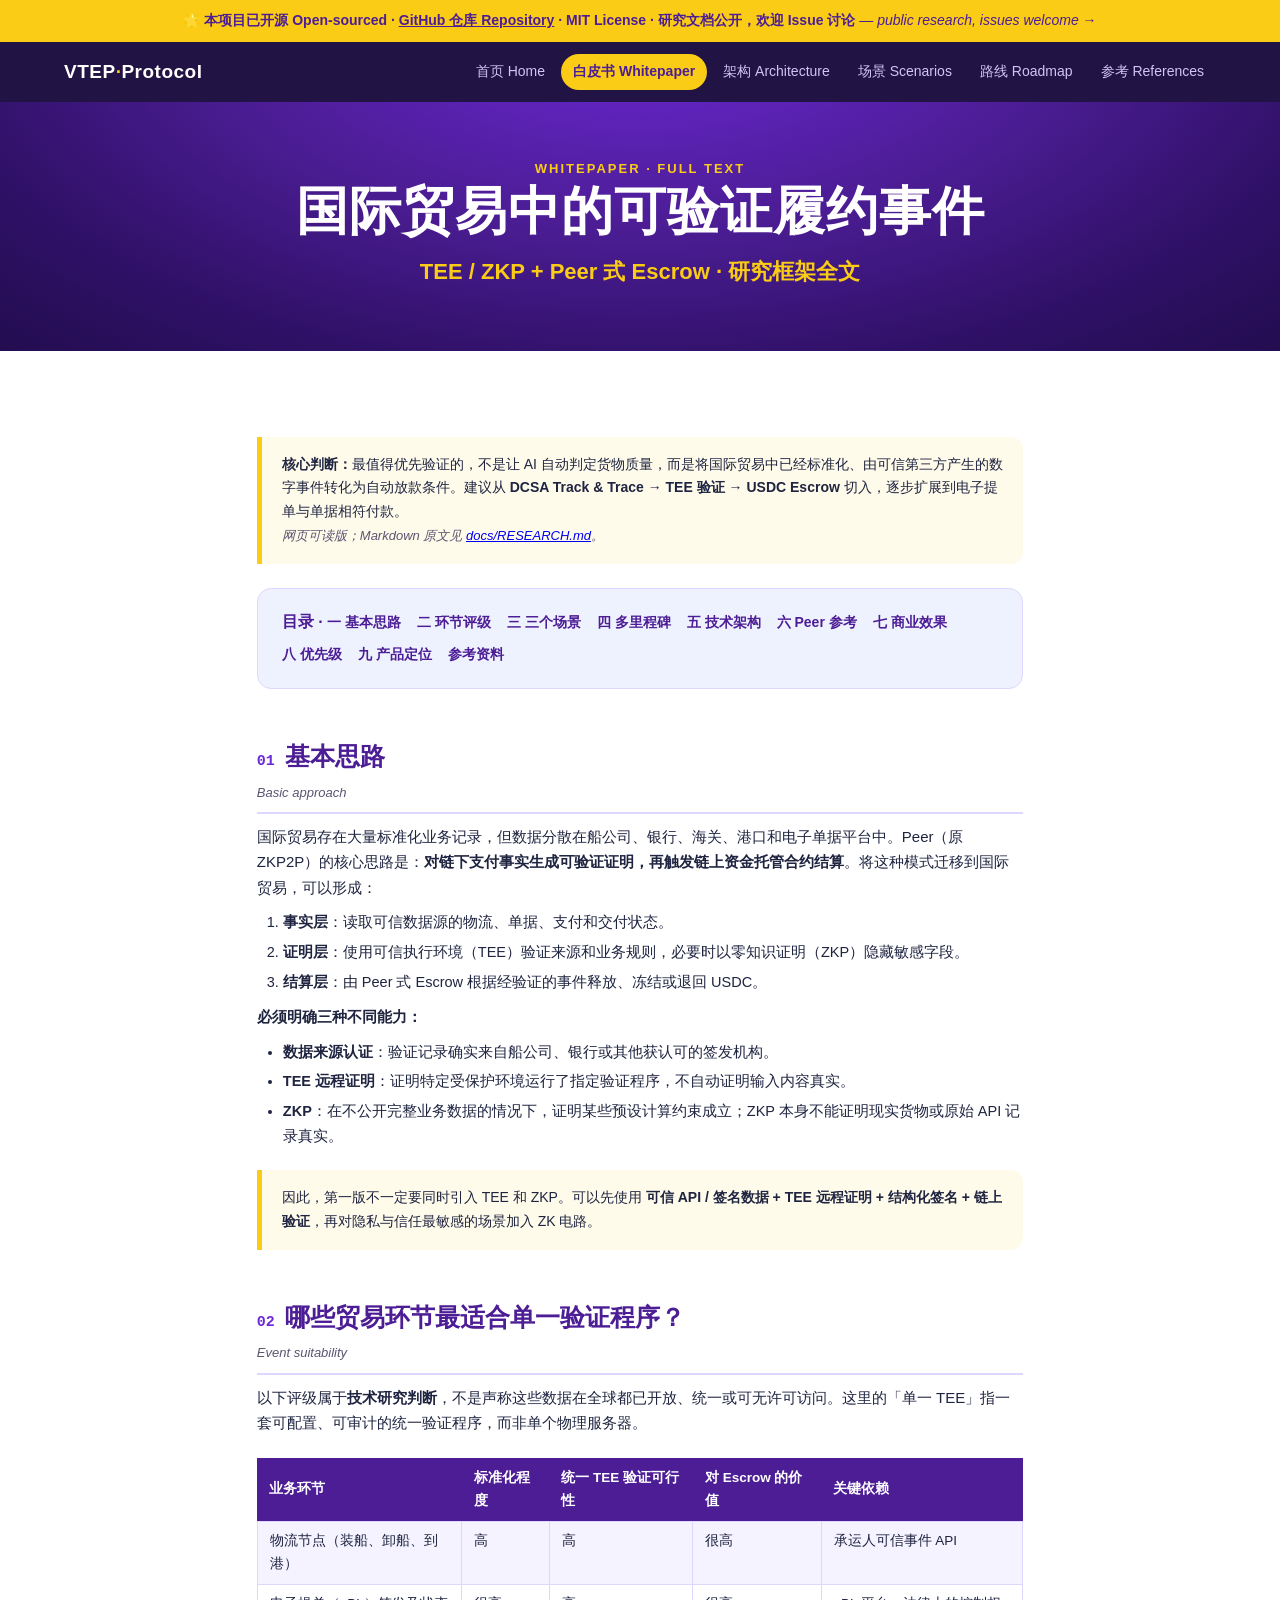
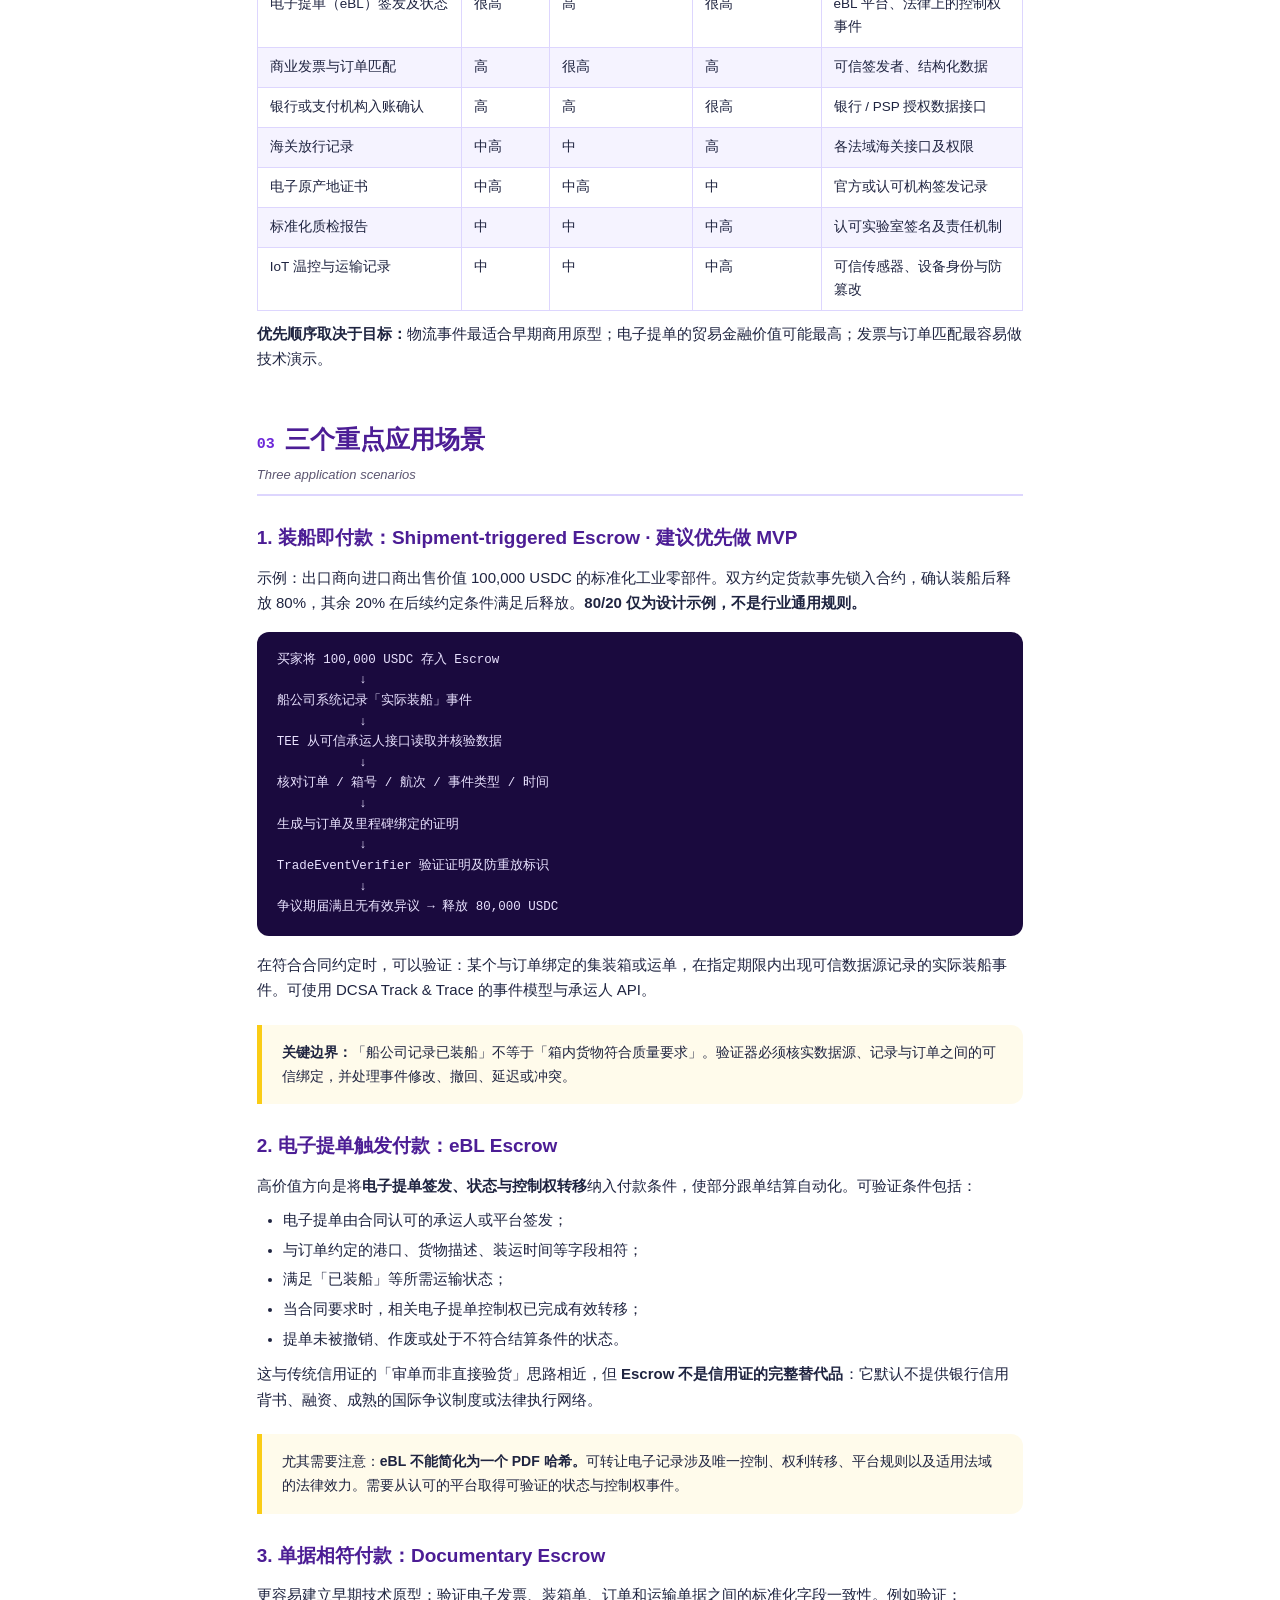
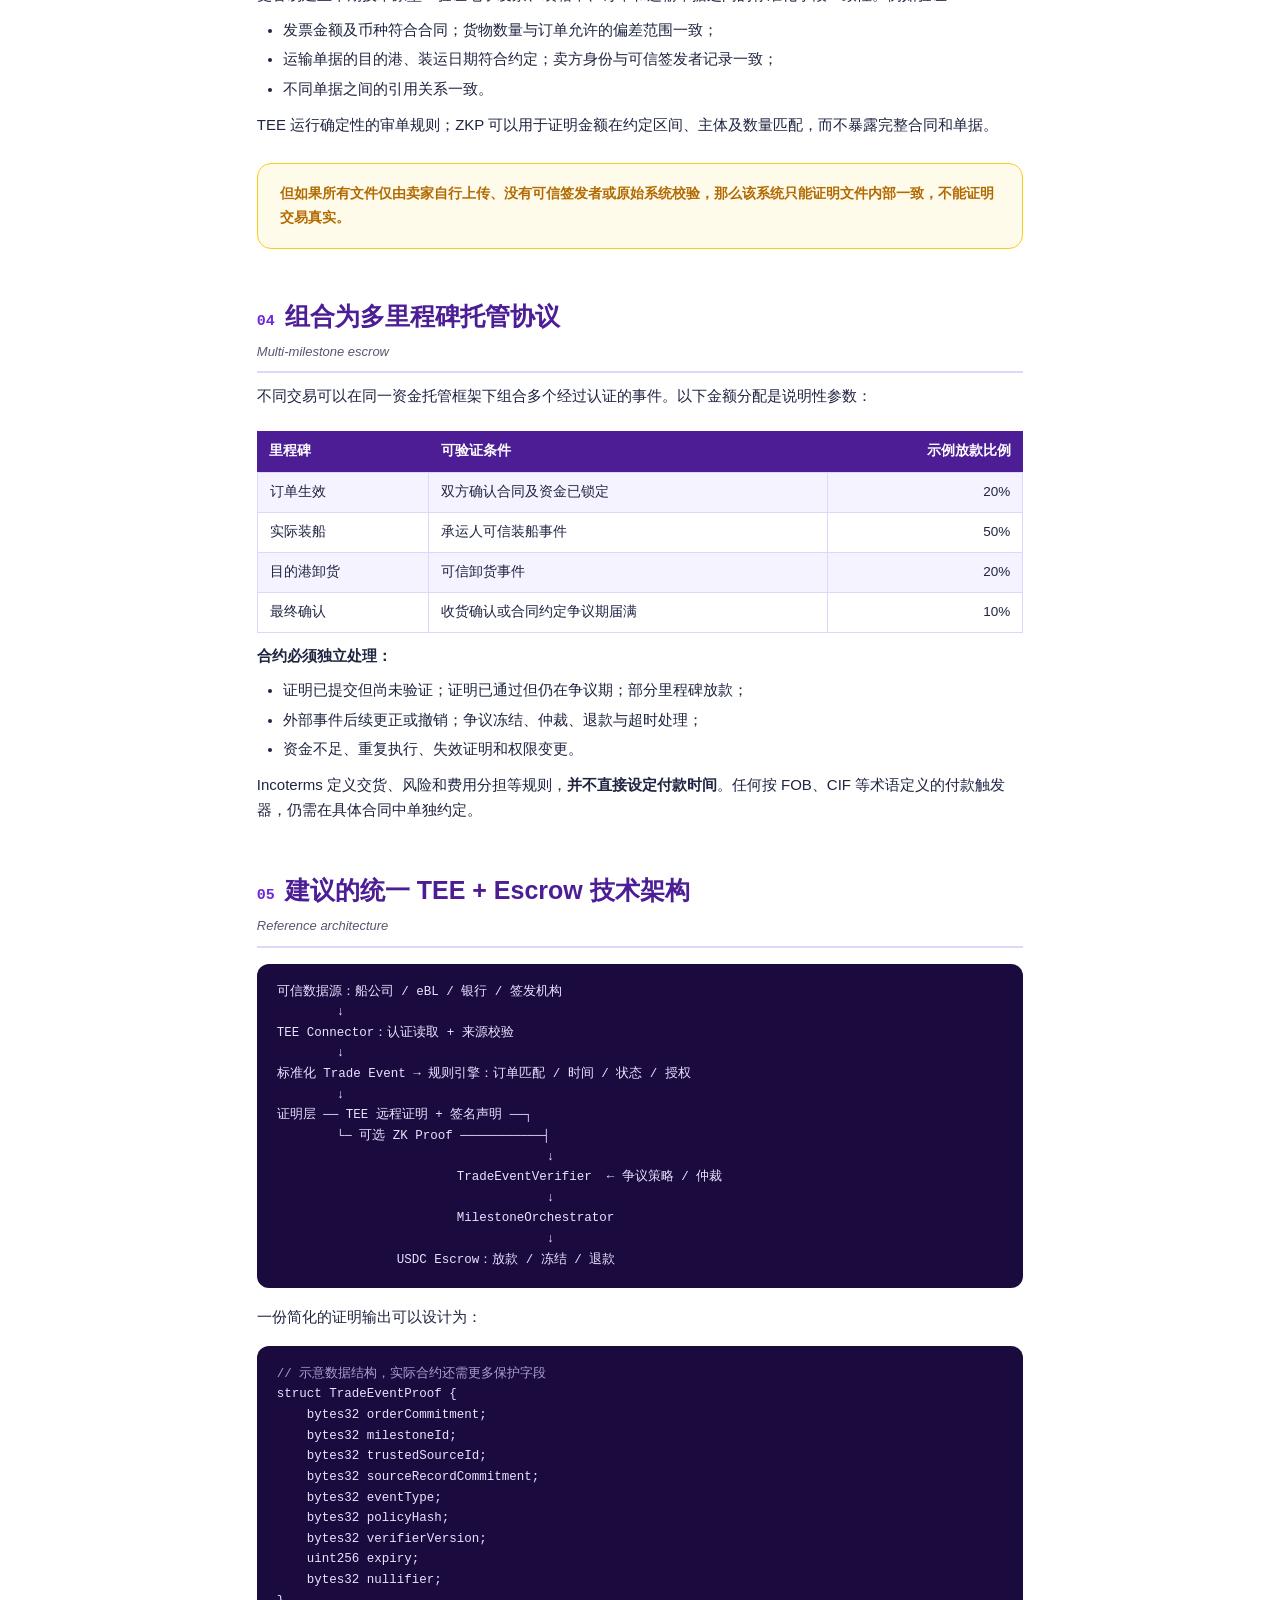
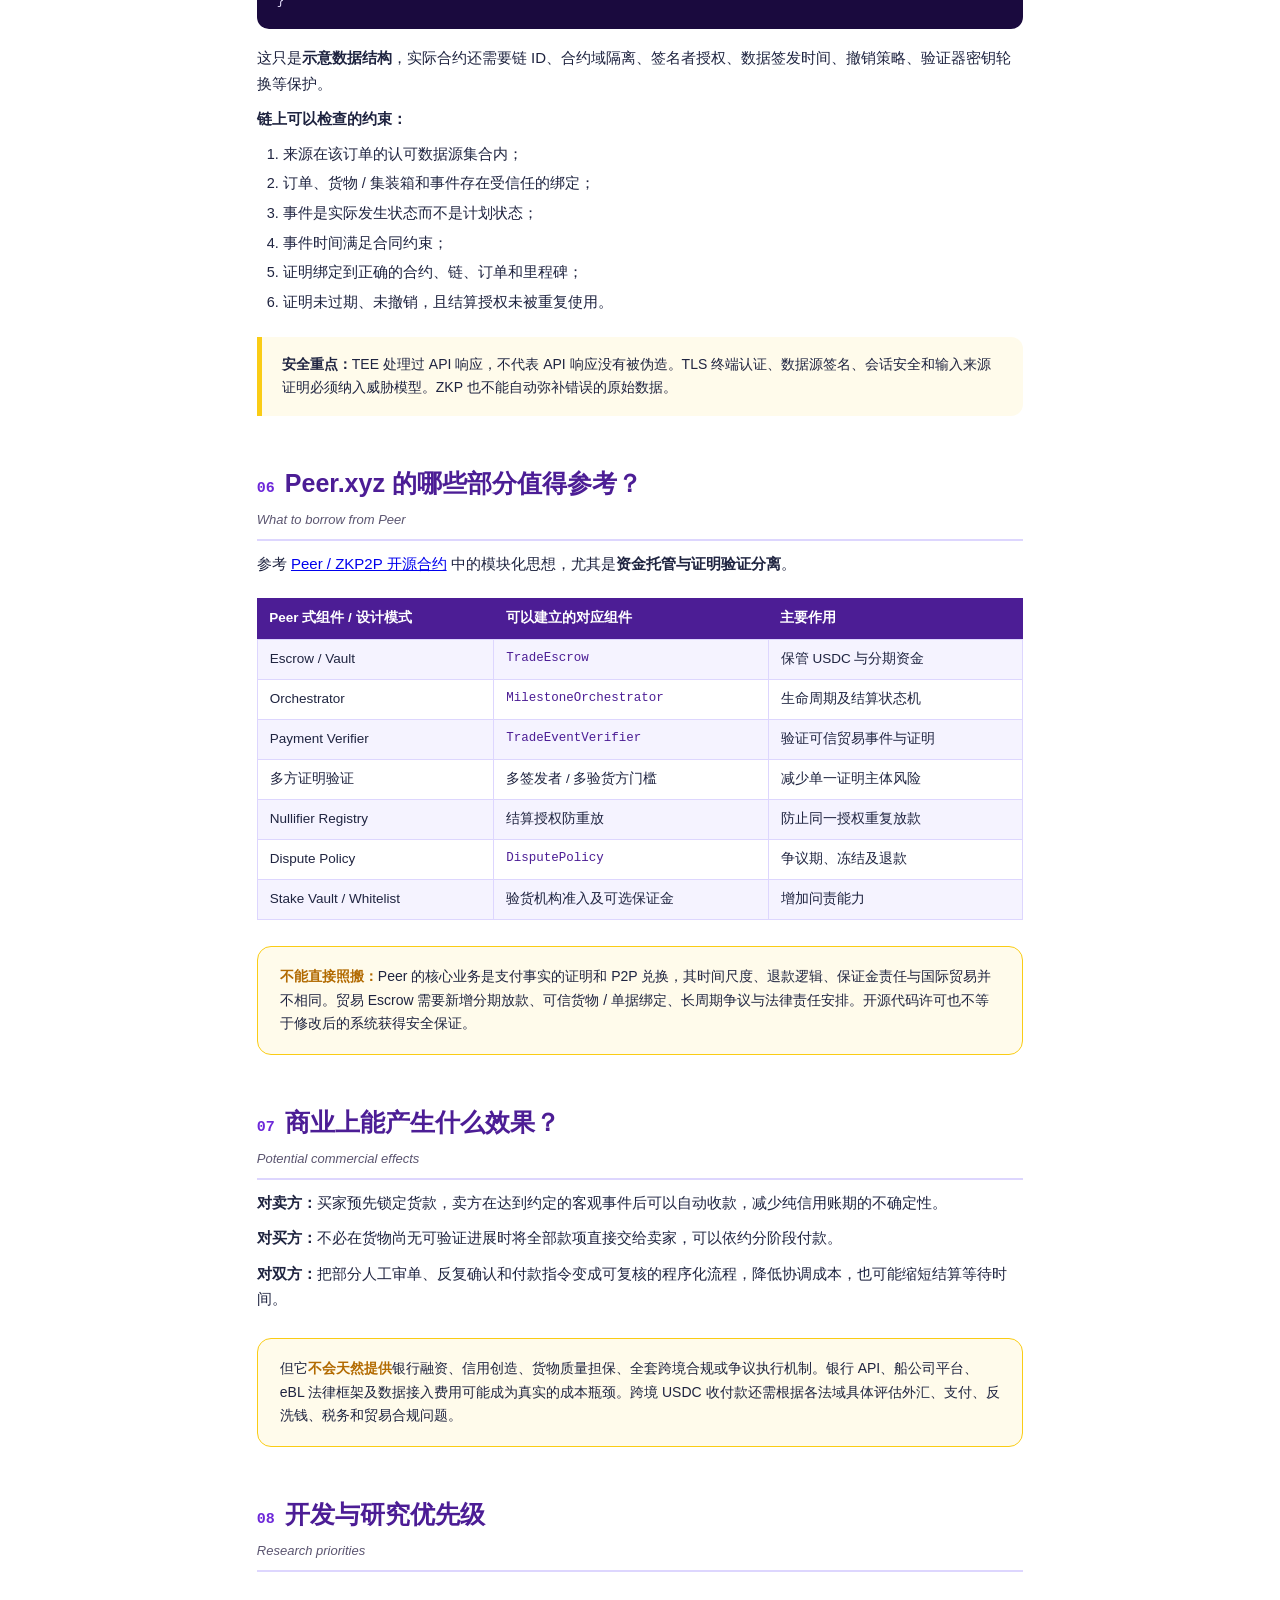
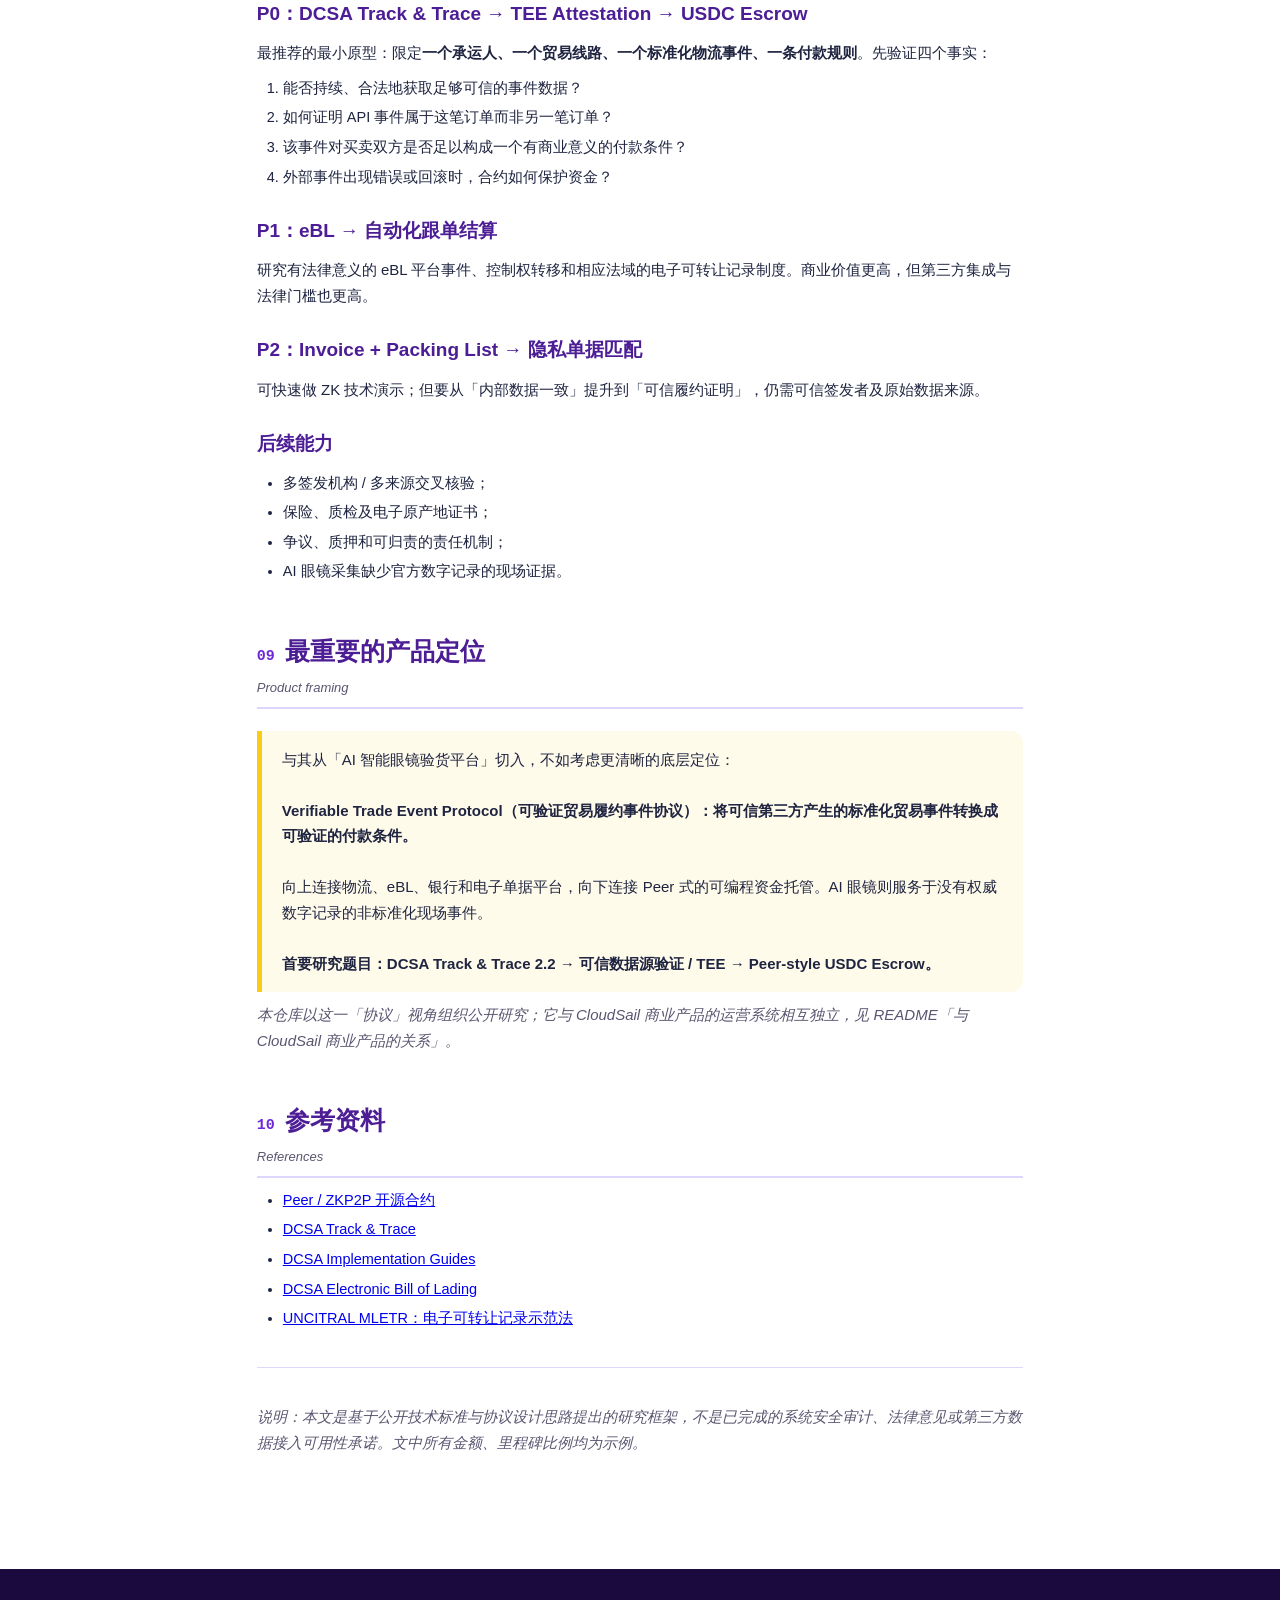
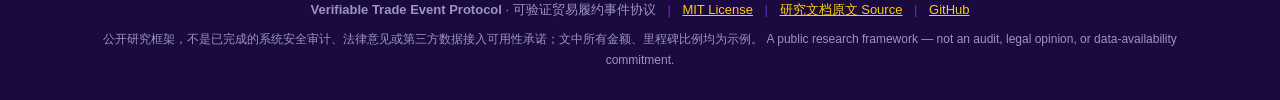
<file: whitepaper.html>
<!DOCTYPE html>
<html lang="zh-CN"><head><meta charset="UTF-8">
<meta name="viewport" content="width=device-width,initial-scale=1">
<title>白皮书 Whitepaper · Verifiable Trade Event Protocol</title>
<link rel="stylesheet" href="style.css"></head>
<body>
<div class="ossbar">🌟 本项目已开源 Open-sourced · <a href="https://github.com/sinyu1998-eng/verifiable-trade-events">GitHub 仓库 Repository</a> · MIT License · 研究文档公开，欢迎 Issue 讨论 <span class="en">— public research, issues welcome</span> →</div>
<header class="site">
  <a class="logo" href="index.html">VTEP<b>·</b>Protocol</a>
  <nav>
    <a class="" href="index.html">首页 Home</a>
    <a class="on" href="whitepaper.html">白皮书 Whitepaper</a>
    <a class="" href="architecture.html">架构 Architecture</a>
    <a class="" href="scenarios.html">场景 Scenarios</a>
    <a class="" href="roadmap.html">路线 Roadmap</a>
    <a class="" href="peer.html">参考 References</a>
  </nav>
</header>

<div class="hero" style="padding:56px 6vw 60px">
  <div class="kicker">Whitepaper · Full text</div>
  <h1>国际贸易中的可验证履约事件</h1>
  <div class="en">TEE / ZKP + Peer 式 Escrow · 研究框架全文</div>
</div>
<section class="doc">
  <div class="callout"><b>核心判断：</b>最值得优先验证的，不是让 AI 自动判定货物质量，而是将国际贸易中已经标准化、由可信第三方产生的数字事件转化为自动放款条件。建议从 <b>DCSA Track &amp; Trace → TEE 验证 → USDC Escrow</b> 切入，逐步扩展到电子提单与单据相符付款。<br><span class="en">网页可读版；Markdown 原文见 <a href="docs/RESEARCH.md">docs/RESEARCH.md</a>。</span></div>
  <div class="toc"><b style="color:var(--purple)">目录 · </b>
    <a href="#s1">一 基本思路</a><a href="#s2">二 环节评级</a><a href="#s3">三 三个场景</a><a href="#s4">四 多里程碑</a><a href="#s5">五 技术架构</a><a href="#s6">六 Peer 参考</a><a href="#s7">七 商业效果</a><a href="#s8">八 优先级</a><a href="#s9">九 产品定位</a><a href="#refs">参考资料</a>
  </div>

  <h2 id="s1"><span class="num">01</span>基本思路<span class="en">Basic approach</span></h2>
  <p>国际贸易存在大量标准化业务记录，但数据分散在船公司、银行、海关、港口和电子单据平台中。Peer（原 ZKP2P）的核心思路是：<b>对链下支付事实生成可验证证明，再触发链上资金托管合约结算</b>。将这种模式迁移到国际贸易，可以形成：</p>
  <ol>
    <li><b>事实层</b>：读取可信数据源的物流、单据、支付和交付状态。</li>
    <li><b>证明层</b>：使用可信执行环境（TEE）验证来源和业务规则，必要时以零知识证明（ZKP）隐藏敏感字段。</li>
    <li><b>结算层</b>：由 Peer 式 Escrow 根据经验证的事件释放、冻结或退回 USDC。</li>
  </ol>
  <p><b>必须明确三种不同能力：</b></p>
  <ul>
    <li><b>数据来源认证</b>：验证记录确实来自船公司、银行或其他获认可的签发机构。</li>
    <li><b>TEE 远程证明</b>：证明特定受保护环境运行了指定验证程序，不自动证明输入内容真实。</li>
    <li><b>ZKP</b>：在不公开完整业务数据的情况下，证明某些预设计算约束成立；ZKP 本身不能证明现实货物或原始 API 记录真实。</li>
  </ul>
  <div class="callout">因此，第一版不一定要同时引入 TEE 和 ZKP。可以先使用 <b>可信 API / 签名数据 + TEE 远程证明 + 结构化签名 + 链上验证</b>，再对隐私与信任最敏感的场景加入 ZK 电路。</div>

  <h2 id="s2"><span class="num">02</span>哪些贸易环节最适合单一验证程序？<span class="en">Event suitability</span></h2>
  <p>以下评级属于<b>技术研究判断</b>，不是声称这些数据在全球都已开放、统一或可无许可访问。这里的「单一 TEE」指一套可配置、可审计的统一验证程序，而非单个物理服务器。</p>
  <table class="tbl">
    <tr><th>业务环节</th><th>标准化程度</th><th>统一 TEE 验证可行性</th><th>对 Escrow 的价值</th><th>关键依赖</th></tr>
    <tr><td>物流节点（装船、卸船、到港）</td><td>高</td><td>高</td><td>很高</td><td>承运人可信事件 API</td></tr>
    <tr><td>电子提单（eBL）签发及状态</td><td>很高</td><td>高</td><td>很高</td><td>eBL 平台、法律上的控制权事件</td></tr>
    <tr><td>商业发票与订单匹配</td><td>高</td><td>很高</td><td>高</td><td>可信签发者、结构化数据</td></tr>
    <tr><td>银行或支付机构入账确认</td><td>高</td><td>高</td><td>很高</td><td>银行 / PSP 授权数据接口</td></tr>
    <tr><td>海关放行记录</td><td>中高</td><td>中</td><td>高</td><td>各法域海关接口及权限</td></tr>
    <tr><td>电子原产地证书</td><td>中高</td><td>中高</td><td>中</td><td>官方或认可机构签发记录</td></tr>
    <tr><td>标准化质检报告</td><td>中</td><td>中</td><td>中高</td><td>认可实验室签名及责任机制</td></tr>
    <tr><td>IoT 温控与运输记录</td><td>中</td><td>中</td><td>中高</td><td>可信传感器、设备身份与防篡改</td></tr>
  </table>
  <p><b>优先顺序取决于目标：</b>物流事件最适合早期商用原型；电子提单的贸易金融价值可能最高；发票与订单匹配最容易做技术演示。</p>

  <h2 id="s3"><span class="num">03</span>三个重点应用场景<span class="en">Three application scenarios</span></h2>
  <h3>1. 装船即付款：Shipment-triggered Escrow · 建议优先做 MVP</h3>
  <p>示例：出口商向进口商出售价值 100,000 USDC 的标准化工业零部件。双方约定货款事先锁入合约，确认装船后释放 80%，其余 20% 在后续约定条件满足后释放。<b>80/20 仅为设计示例，不是行业通用规则。</b></p>
  <pre>买家将 100,000 USDC 存入 Escrow
           ↓
船公司系统记录「实际装船」事件
           ↓
TEE 从可信承运人接口读取并核验数据
           ↓
核对订单 / 箱号 / 航次 / 事件类型 / 时间
           ↓
生成与订单及里程碑绑定的证明
           ↓
TradeEventVerifier 验证证明及防重放标识
           ↓
争议期届满且无有效异议 → 释放 80,000 USDC</pre>
  <p>在符合合同约定时，可以验证：某个与订单绑定的集装箱或运单，在指定期限内出现可信数据源记录的实际装船事件。可使用 DCSA Track &amp; Trace 的事件模型与承运人 API。</p>
  <div class="callout"><b>关键边界：</b>「船公司记录已装船」不等于「箱内货物符合质量要求」。验证器必须核实数据源、记录与订单之间的可信绑定，并处理事件修改、撤回、延迟或冲突。</div>

  <h3>2. 电子提单触发付款：eBL Escrow</h3>
  <p>高价值方向是将<b>电子提单签发、状态与控制权转移</b>纳入付款条件，使部分跟单结算自动化。可验证条件包括：</p>
  <ul>
    <li>电子提单由合同认可的承运人或平台签发；</li>
    <li>与订单约定的港口、货物描述、装运时间等字段相符；</li>
    <li>满足「已装船」等所需运输状态；</li>
    <li>当合同要求时，相关电子提单控制权已完成有效转移；</li>
    <li>提单未被撤销、作废或处于不符合结算条件的状态。</li>
  </ul>
  <p>这与传统信用证的「审单而非直接验货」思路相近，但 <b>Escrow 不是信用证的完整替代品</b>：它默认不提供银行信用背书、融资、成熟的国际争议制度或法律执行网络。</p>
  <div class="callout">尤其需要注意：<b>eBL 不能简化为一个 PDF 哈希。</b>可转让电子记录涉及唯一控制、权利转移、平台规则以及适用法域的法律效力。需要从认可的平台取得可验证的状态与控制权事件。</div>

  <h3>3. 单据相符付款：Documentary Escrow</h3>
  <p>更容易建立早期技术原型：验证电子发票、装箱单、订单和运输单据之间的标准化字段一致性。例如验证：</p>
  <ul>
    <li>发票金额及币种符合合同；货物数量与订单允许的偏差范围一致；</li>
    <li>运输单据的目的港、装运日期符合约定；卖方身份与可信签发者记录一致；</li>
    <li>不同单据之间的引用关系一致。</li>
  </ul>
  <p>TEE 运行确定性的审单规则；ZKP 可以用于证明金额在约定区间、主体及数量匹配，而不暴露完整合同和单据。</p>
  <div class="warn"><b>但如果所有文件仅由卖家自行上传、没有可信签发者或原始系统校验，那么该系统只能证明文件内部一致，不能证明交易真实。</b></div>

  <h2 id="s4"><span class="num">04</span>组合为多里程碑托管协议<span class="en">Multi-milestone escrow</span></h2>
  <p>不同交易可以在同一资金托管框架下组合多个经过认证的事件。以下金额分配是说明性参数：</p>
  <table class="tbl">
    <tr><th>里程碑</th><th>可验证条件</th><th style="text-align:right">示例放款比例</th></tr>
    <tr><td>订单生效</td><td>双方确认合同及资金已锁定</td><td style="text-align:right">20%</td></tr>
    <tr><td>实际装船</td><td>承运人可信装船事件</td><td style="text-align:right">50%</td></tr>
    <tr><td>目的港卸货</td><td>可信卸货事件</td><td style="text-align:right">20%</td></tr>
    <tr><td>最终确认</td><td>收货确认或合同约定争议期届满</td><td style="text-align:right">10%</td></tr>
  </table>
  <p><b>合约必须独立处理：</b></p>
  <ul>
    <li>证明已提交但尚未验证；证明已通过但仍在争议期；部分里程碑放款；</li>
    <li>外部事件后续更正或撤销；争议冻结、仲裁、退款与超时处理；</li>
    <li>资金不足、重复执行、失效证明和权限变更。</li>
  </ul>
  <p>Incoterms 定义交货、风险和费用分担等规则，<b>并不直接设定付款时间</b>。任何按 FOB、CIF 等术语定义的付款触发器，仍需在具体合同中单独约定。</p>

  <h2 id="s5"><span class="num">05</span>建议的统一 TEE + Escrow 技术架构<span class="en">Reference architecture</span></h2>
  <pre>可信数据源：船公司 / eBL / 银行 / 签发机构
        ↓
TEE Connector：认证读取 + 来源校验
        ↓
标准化 Trade Event → 规则引擎：订单匹配 / 时间 / 状态 / 授权
        ↓
证明层 ── TEE 远程证明 + 签名声明 ──┐
        └─ 可选 ZK Proof ───────────┤
                                    ↓
                        TradeEventVerifier  ← 争议策略 / 仲裁
                                    ↓
                        MilestoneOrchestrator
                                    ↓
                USDC Escrow：放款 / 冻结 / 退款</pre>
  <p>一份简化的证明输出可以设计为：</p>
  <pre><span class="c">// 示意数据结构，实际合约还需更多保护字段</span>
struct TradeEventProof {
    bytes32 orderCommitment;
    bytes32 milestoneId;
    bytes32 trustedSourceId;
    bytes32 sourceRecordCommitment;
    bytes32 eventType;
    bytes32 policyHash;
    bytes32 verifierVersion;
    uint256 expiry;
    bytes32 nullifier;
}</pre>
  <p>这只是<b>示意数据结构</b>，实际合约还需要链 ID、合约域隔离、签名者授权、数据签发时间、撤销策略、验证器密钥轮换等保护。</p>
  <p><b>链上可以检查的约束：</b></p>
  <ol>
    <li>来源在该订单的认可数据源集合内；</li>
    <li>订单、货物 / 集装箱和事件存在受信任的绑定；</li>
    <li>事件是实际发生状态而不是计划状态；</li>
    <li>事件时间满足合同约束；</li>
    <li>证明绑定到正确的合约、链、订单和里程碑；</li>
    <li>证明未过期、未撤销，且结算授权未被重复使用。</li>
  </ol>
  <div class="callout"><b>安全重点：</b>TEE 处理过 API 响应，不代表 API 响应没有被伪造。TLS 终端认证、数据源签名、会话安全和输入来源证明必须纳入威胁模型。ZKP 也不能自动弥补错误的原始数据。</div>

  <h2 id="s6"><span class="num">06</span>Peer.xyz 的哪些部分值得参考？<span class="en">What to borrow from Peer</span></h2>
  <p>参考 <a href="https://github.com/zkp2p/zkp2p-contracts">Peer / ZKP2P 开源合约</a> 中的模块化思想，尤其是<b>资金托管与证明验证分离</b>。</p>
  <table class="tbl">
    <tr><th>Peer 式组件 / 设计模式</th><th>可以建立的对应组件</th><th>主要作用</th></tr>
    <tr><td>Escrow / Vault</td><td class="mono">TradeEscrow</td><td>保管 USDC 与分期资金</td></tr>
    <tr><td>Orchestrator</td><td class="mono">MilestoneOrchestrator</td><td>生命周期及结算状态机</td></tr>
    <tr><td>Payment Verifier</td><td class="mono">TradeEventVerifier</td><td>验证可信贸易事件与证明</td></tr>
    <tr><td>多方证明验证</td><td>多签发者 / 多验货方门槛</td><td>减少单一证明主体风险</td></tr>
    <tr><td>Nullifier Registry</td><td>结算授权防重放</td><td>防止同一授权重复放款</td></tr>
    <tr><td>Dispute Policy</td><td class="mono">DisputePolicy</td><td>争议期、冻结及退款</td></tr>
    <tr><td>Stake Vault / Whitelist</td><td>验货机构准入及可选保证金</td><td>增加问责能力</td></tr>
  </table>
  <div class="warn"><b>不能直接照搬：</b>Peer 的核心业务是支付事实的证明和 P2P 兑换，其时间尺度、退款逻辑、保证金责任与国际贸易并不相同。贸易 Escrow 需要新增分期放款、可信货物 / 单据绑定、长周期争议与法律责任安排。开源代码许可也不等于修改后的系统获得安全保证。</div>

  <h2 id="s7"><span class="num">07</span>商业上能产生什么效果？<span class="en">Potential commercial effects</span></h2>
  <p><b>对卖方：</b>买家预先锁定货款，卖方在达到约定的客观事件后可以自动收款，减少纯信用账期的不确定性。</p>
  <p><b>对买方：</b>不必在货物尚无可验证进展时将全部款项直接交给卖家，可以依约分阶段付款。</p>
  <p><b>对双方：</b>把部分人工审单、反复确认和付款指令变成可复核的程序化流程，降低协调成本，也可能缩短结算等待时间。</p>
  <div class="warn">但它<b>不会天然提供</b>银行融资、信用创造、货物质量担保、全套跨境合规或争议执行机制。银行 API、船公司平台、eBL 法律框架及数据接入费用可能成为真实的成本瓶颈。跨境 USDC 收付款还需根据各法域具体评估外汇、支付、反洗钱、税务和贸易合规问题。</div>

  <h2 id="s8"><span class="num">08</span>开发与研究优先级<span class="en">Research priorities</span></h2>
  <h3>P0：DCSA Track &amp; Trace → TEE Attestation → USDC Escrow</h3>
  <p>最推荐的最小原型：限定<b>一个承运人、一个贸易线路、一个标准化物流事件、一条付款规则</b>。先验证四个事实：</p>
  <ol>
    <li>能否持续、合法地获取足够可信的事件数据？</li>
    <li>如何证明 API 事件属于这笔订单而非另一笔订单？</li>
    <li>该事件对买卖双方是否足以构成一个有商业意义的付款条件？</li>
    <li>外部事件出现错误或回滚时，合约如何保护资金？</li>
  </ol>
  <h3>P1：eBL → 自动化跟单结算</h3>
  <p>研究有法律意义的 eBL 平台事件、控制权转移和相应法域的电子可转让记录制度。商业价值更高，但第三方集成与法律门槛也更高。</p>
  <h3>P2：Invoice + Packing List → 隐私单据匹配</h3>
  <p>可快速做 ZK 技术演示；但要从「内部数据一致」提升到「可信履约证明」，仍需可信签发者及原始数据来源。</p>
  <h3>后续能力</h3>
  <ul>
    <li>多签发机构 / 多来源交叉核验；</li>
    <li>保险、质检及电子原产地证书；</li>
    <li>争议、质押和可归责的责任机制；</li>
    <li>AI 眼镜采集缺少官方数字记录的现场证据。</li>
  </ul>

  <h2 id="s9"><span class="num">09</span>最重要的产品定位<span class="en">Product framing</span></h2>
  <div class="callout" style="font-size:15px">与其从「AI 智能眼镜验货平台」切入，不如考虑更清晰的底层定位：<br><br><b>Verifiable Trade Event Protocol（可验证贸易履约事件协议）：将可信第三方产生的标准化贸易事件转换成可验证的付款条件。</b><br><br>向上连接物流、eBL、银行和电子单据平台，向下连接 Peer 式的可编程资金托管。AI 眼镜则服务于没有权威数字记录的非标准化现场事件。<br><br><b>首要研究题目：DCSA Track &amp; Trace 2.2 → 可信数据源验证 / TEE → Peer-style USDC Escrow。</b></div>
  <p class="note-en">本仓库以这一「协议」视角组织公开研究；它与 CloudSail 商业产品的运营系统相互独立，见 README「与 CloudSail 商业产品的关系」。</p>

  <h2 id="refs"><span class="num">10</span>参考资料<span class="en">References</span></h2>
  <ul>
    <li><a href="https://github.com/zkp2p/zkp2p-contracts">Peer / ZKP2P 开源合约</a></li>
    <li><a href="https://dcsa.org/standards/track-and-trace">DCSA Track &amp; Trace</a></li>
    <li><a href="https://reference.dcsa.org/content/standards/guidelines/implementation-guides/implementing-track-and-trace">DCSA Implementation Guides</a></li>
    <li><a href="https://dcsa.org/standards/bill-of-lading">DCSA Electronic Bill of Lading</a></li>
    <li><a href="https://uncitral.un.org/en/texts/ecommerce/modellaw/electronic_transferable_records">UNCITRAL MLETR：电子可转让记录示范法</a></li>
  </ul>

  <hr>
  <p class="note-en">说明：本文是基于公开技术标准与协议设计思路提出的研究框架，不是已完成的系统安全审计、法律意见或第三方数据接入可用性承诺。文中所有金额、里程碑比例均为示例。</p>
</section>

<footer class="site">
  <div><b>Verifiable Trade Event Protocol</b> · 可验证贸易履约事件协议 <span class="sep">|</span> <a href="LICENSE">MIT License</a> <span class="sep">|</span> <a href="docs/RESEARCH.md">研究文档原文 Source</a> <span class="sep">|</span> <a href="https://github.com/sinyu1998-eng/verifiable-trade-events">GitHub</a></div>
  <div style="margin-top:8px;font-size:12px">公开研究框架，不是已完成的系统安全审计、法律意见或第三方数据接入可用性承诺；文中所有金额、里程碑比例均为示例。<span class="en"> A public research framework — not an audit, legal opinion, or data-availability commitment.</span></div>
</footer>
</body></html>
</file>
<file: style.css>
:root {
  --deep:#1a0a3e; --purple:#4c1d95; --violet:#6d28d9; --lilac:#c4b5fd;
  --gold:#facc15; --ink:#1f2440; --muted:#5b5570; --ice:#eef2ff;
}
* { margin:0; padding:0; box-sizing:border-box; }
.ossbar { background:var(--gold); color:var(--purple); text-align:center; font-weight:700; font-size:14px; padding:9px 4vw; }
.ossbar a { color:var(--purple); text-decoration:underline; }
.ossbar .en { font-weight:400; font-style:italic; }
body { font-family:"PingFang SC","Microsoft YaHei","Segoe UI",Arial,sans-serif; color:var(--ink); background:#fff; line-height:1.7; }
header.site { position:sticky; top:0; z-index:9; background:rgba(26,10,62,.96); display:flex; align-items:center; gap:22px; padding:12px 5vw; }
header.site .logo { color:#fff; font-weight:800; font-size:19px; letter-spacing:.5px; text-decoration:none; }
header.site .logo b { color:var(--gold); }
header.site nav { margin-left:auto; display:flex; gap:4px; flex-wrap:wrap; }
header.site nav a { color:#cfc6f2; text-decoration:none; font-size:14px; padding:6px 12px; border-radius:20px; }
header.site nav a:hover { background:rgba(255,255,255,.12); color:#fff; }
header.site nav a.on { background:var(--gold); color:var(--purple); font-weight:700; }

.hero { background:radial-gradient(1100px 560px at 50% -90px, #6d28d9 0%, #4c1d95 38%, #2e1065 66%, #1a0a3e 100%); color:#fff; text-align:center; padding:88px 6vw 96px; }
.hero h1 { font-size:clamp(40px,6vw,64px); font-weight:900; letter-spacing:1px; }
.hero .en { color:var(--gold); font-size:clamp(17px,2.2vw,22px); margin-top:10px; font-weight:600; }
.hero p { color:#cfc6f2; max-width:820px; margin:26px auto 0; font-size:17px; }
.hero p.en { color:#9c93c4; font-size:14.5px; margin-top:8px; font-style:italic; }
.btns { margin-top:36px; display:flex; gap:14px; justify-content:center; flex-wrap:wrap; }
.btn { display:inline-block; padding:12px 30px; border-radius:30px; text-decoration:none; font-weight:700; font-size:15px; }
.btn.gold { background:var(--gold); color:var(--purple); }
.btn.ghost { border:2px solid rgba(255,255,255,.65); color:#fff; }
.btn.ghost:hover { background:rgba(255,255,255,.12); }

section { padding:64px 6vw; max-width:1180px; margin:0 auto; }
h2 { color:var(--purple); font-size:clamp(26px,3.4vw,34px); font-weight:800; }
h2 .en { display:block; font-size:15px; color:var(--muted); font-weight:400; font-style:italic; margin-top:4px; }
.grid { display:grid; gap:18px; margin-top:30px; }
.g2 { grid-template-columns:repeat(auto-fit,minmax(320px,1fr)); }
.g3 { grid-template-columns:repeat(auto-fit,minmax(260px,1fr)); }
.g4 { grid-template-columns:repeat(auto-fit,minmax(220px,1fr)); }
.price { font-size:26px;font-weight:800;color:var(--gold,#e8b64c);margin:6px 0; }
.card.gold { border-color:#e8b64c;box-shadow:0 0 0 1px #e8b64c inset; }
.card { background:var(--ice); border:1.5px solid #ddd6fe; border-radius:16px; padding:24px 26px; }
.card h3 { color:var(--purple); font-size:18px; margin-bottom:4px; }
.card .en { color:var(--muted); font-size:12.5px; font-style:italic; margin-bottom:10px; }
.card p { font-size:14px; }
.card p.en { color:var(--muted); font-size:12.5px; margin-top:8px; }
.layer { display:flex; gap:16px; align-items:flex-start; background:var(--ice); border:1.5px solid #ddd6fe; border-radius:12px; padding:14px 18px; margin-top:12px; }
.layer b { color:var(--purple); min-width:118px; font-size:14.5px; }
.layer b .en { display:block; font-weight:400; font-size:11px; color:var(--muted); font-style:italic; }
.layer div p { font-size:13.5px; }
.layer div p.en { color:var(--muted); font-size:12px; margin-top:3px; font-style:italic; }
.stat { text-align:center; background:var(--purple); border-radius:16px; padding:26px 18px; color:#fff; }
.stat b { display:block; color:var(--gold); font-size:clamp(30px,3.4vw,40px); }
.stat span { font-size:14px; font-weight:700; display:block; margin-top:6px; }
.stat i { color:var(--lilac); font-size:12px; font-style:italic; }
.flow { display:flex; flex-wrap:wrap; gap:10px; margin-top:26px; justify-content:center; }
.step { background:var(--ice); border:1.5px solid #ddd6fe; border-radius:14px; padding:16px 18px; flex:1 1 180px; max-width:230px; }
.step b { color:var(--purple); }
.step .en { color:var(--muted); font-size:11.5px; font-style:italic; }
.warn { background:#fffbeb; border:1.5px solid var(--gold); border-radius:14px; padding:18px 22px; margin-top:26px; font-size:14px; }
.warn b { color:#b26a00; }
footer.site { background:var(--deep); color:#9c93c4; text-align:center; padding:30px 6vw; font-size:13px; margin-top:40px; }
footer.site a { color:var(--gold); }
.table { width:100%; border-collapse:collapse; margin-top:24px; font-size:13.5px; }
.table th { background:var(--purple); color:#fff; padding:9px 12px; text-align:left; }
.table td { border:1px solid #ddd6fe; padding:8px 12px; }
.table tr:nth-child(even) td { background:#f5f3ff; }
.tbl { width:100%; border-collapse:collapse; margin-top:22px; font-size:13.5px; background:#fff; }
.tbl th { background:var(--purple); color:#fff; padding:9px 12px; text-align:left; }
.tbl td { border:1px solid #ddd6fe; padding:8px 12px; vertical-align:top; }
.tbl tr:nth-child(even) td { background:#f5f3ff; }
.tbl td.win { color:#15803d; font-weight:800; }
.callout { background:#fffbeb; border-left:5px solid var(--gold); border-radius:0 12px 12px 0; padding:16px 20px; margin-top:22px; font-size:14px; }
footer { background:var(--deep); color:#9c93c4; text-align:center; padding:26px 6vw; font-size:13px; margin-top:40px; }
footer a { color:var(--gold); }
code { background:var(--ice); padding:2px 7px; border-radius:6px; font-size:13px; color:var(--purple); }

/* ── 白皮书 / 协议文档扩展 Whitepaper & spec ── */
.doc { max-width:920px; margin:0 auto; }
.doc h2 { font-size:25px; margin-top:46px; padding-bottom:8px; border-bottom:2px solid #ddd6fe; }
.doc h2 .num { color:var(--violet); font-family:Consolas,monospace; font-size:15px; margin-right:10px; }
.doc h3 { color:var(--purple); font-size:19px; margin:26px 0 8px; }
.doc p { font-size:15px; margin:10px 0; }
.doc ul,.doc ol { margin:10px 0 10px 26px; font-size:14.5px; }
.doc li { margin:5px 0; }
.doc blockquote { background:#fffbeb; border-left:4px solid var(--gold); padding:12px 18px; margin:18px 0; font-size:14.5px; }
.doc .en { color:var(--muted); font-style:italic; font-size:13px; }
.doc hr { border:0; border-top:1px solid #ddd6fe; margin:36px 0; }
pre { background:#1a0a3e; color:#e9e2ff; border-radius:12px; padding:18px 20px; overflow-x:auto; font-family:Consolas,"Courier New",monospace; font-size:12.5px; line-height:1.65; margin:16px 0; }
pre .c { color:#a99fd0; }
.toc { background:var(--ice); border:1.5px solid #ddd6fe; border-radius:14px; padding:18px 24px; margin:24px 0; }
.toc a { display:inline-block; margin:4px 16px 4px 0; color:var(--purple); font-size:14px; text-decoration:none; font-weight:600; }
.toc a:hover { text-decoration:underline; }
.badge { display:inline-block; background:var(--purple); color:#fff; border-radius:20px; padding:4px 14px; font-size:12px; font-weight:700; margin:3px 6px 3px 0; }
.badge.gold { background:var(--gold); color:var(--purple); }
.chain { display:flex; gap:10px; flex-wrap:wrap; margin:22px 0; align-items:stretch; }
.chain .node { flex:1 1 220px; background:var(--ice); border:1.5px solid #ddd6fe; border-radius:14px; padding:18px 20px; }
.chain .node b { display:block; color:var(--purple); font-size:17px; }
.chain .node .en { color:var(--muted); font-size:12px; font-style:italic; }
.chain .node p { font-size:13.5px; margin-top:8px; }
.arrow { align-self:center; color:var(--violet); font-size:22px; font-weight:800; }
.mono { font-family:Consolas,"Courier New",monospace; font-size:12.5px; word-break:break-all; color:var(--purple); }
.pill { display:inline-block; border:1.5px solid var(--violet); color:var(--purple); border-radius:20px; padding:2px 12px; font-size:12px; margin:2px 6px 2px 0; }
.flowlist { list-style:none; margin-left:0 !important; }
.flowlist li { background:var(--ice); border-left:4px solid var(--violet); border-radius:0 10px 10px 0; padding:10px 16px; margin:8px 0 !important; font-size:14px; }
.hero .kicker { color:var(--gold); font-weight:700; letter-spacing:2px; font-size:13px; text-transform:uppercase; }
.hero h1 { font-size:clamp(30px,4.6vw,52px); line-height:1.22; }
.hero .tagline { color:#fff; font-size:clamp(16px,2vw,21px); margin-top:14px; font-weight:600; }
.note-en { color:var(--muted); font-style:italic; font-size:13px; }
footer .sep { color:#6d28d9; margin:0 8px; }
</file>
